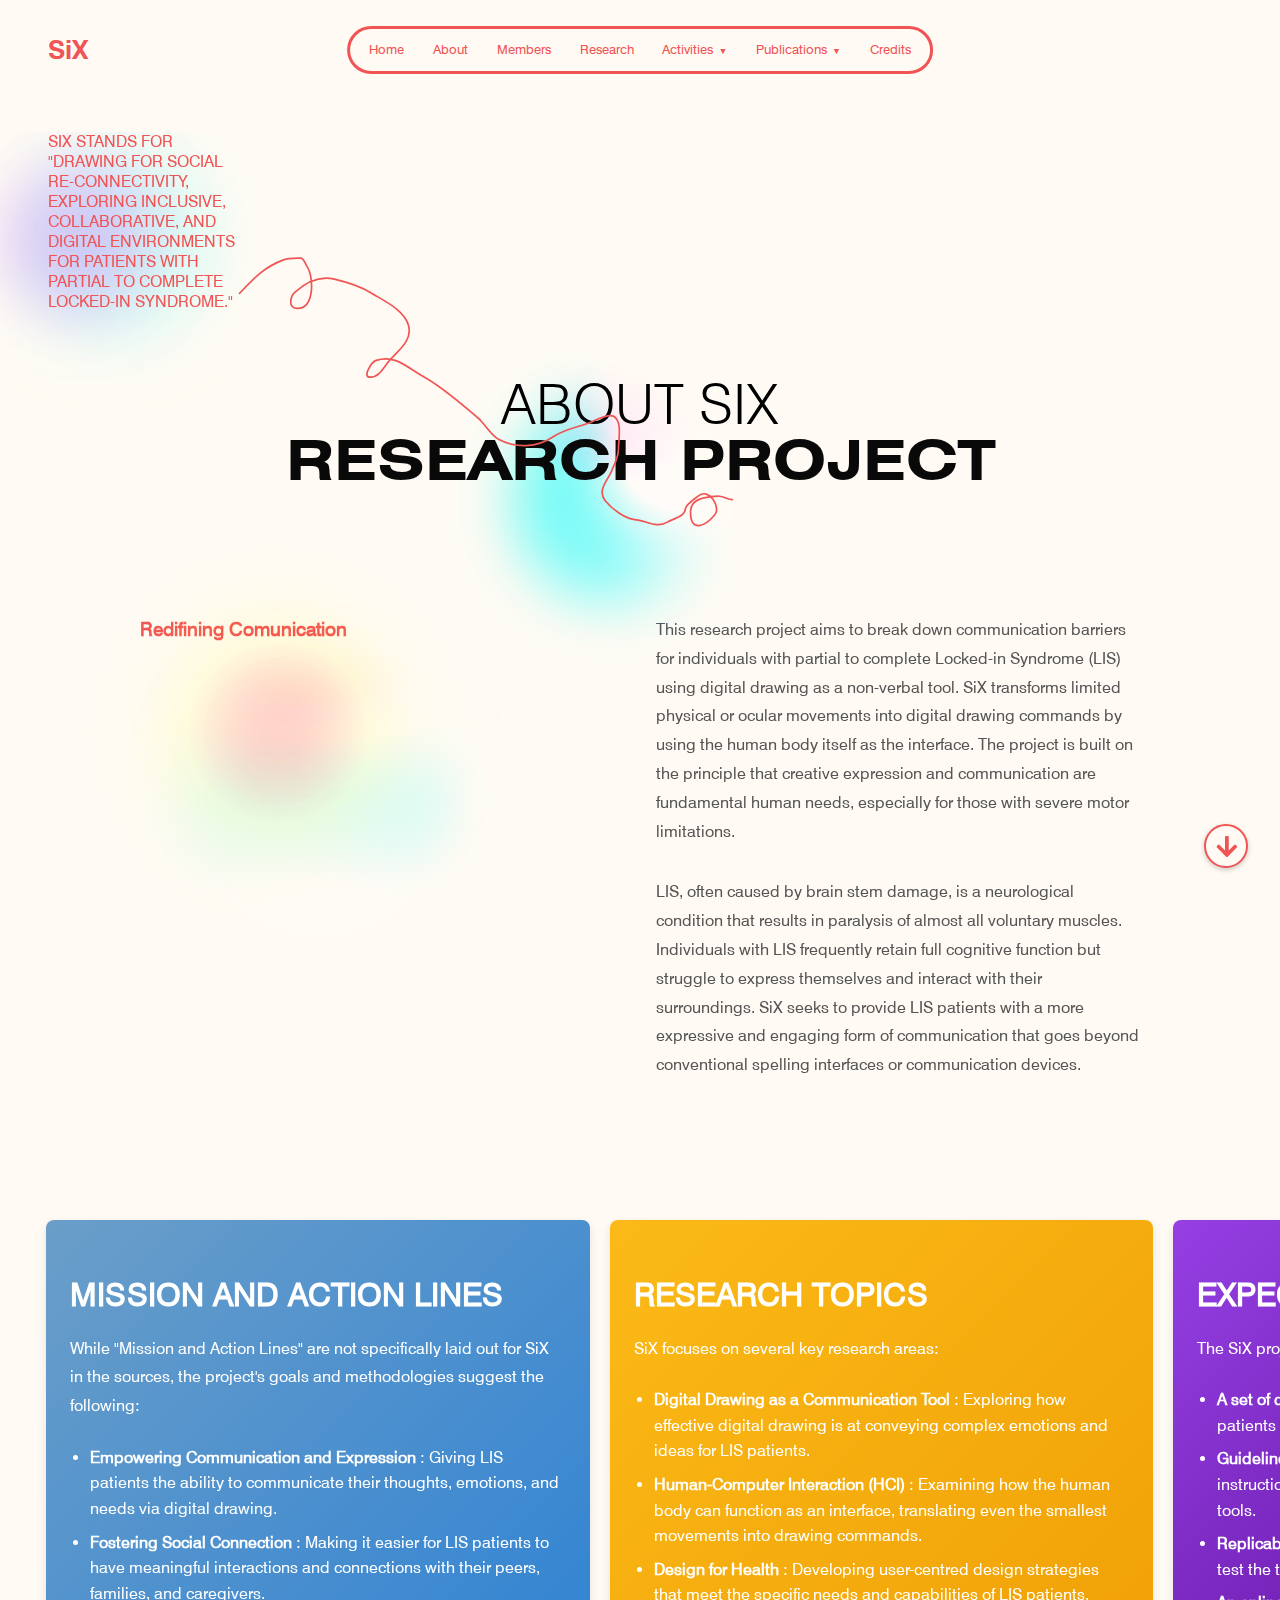
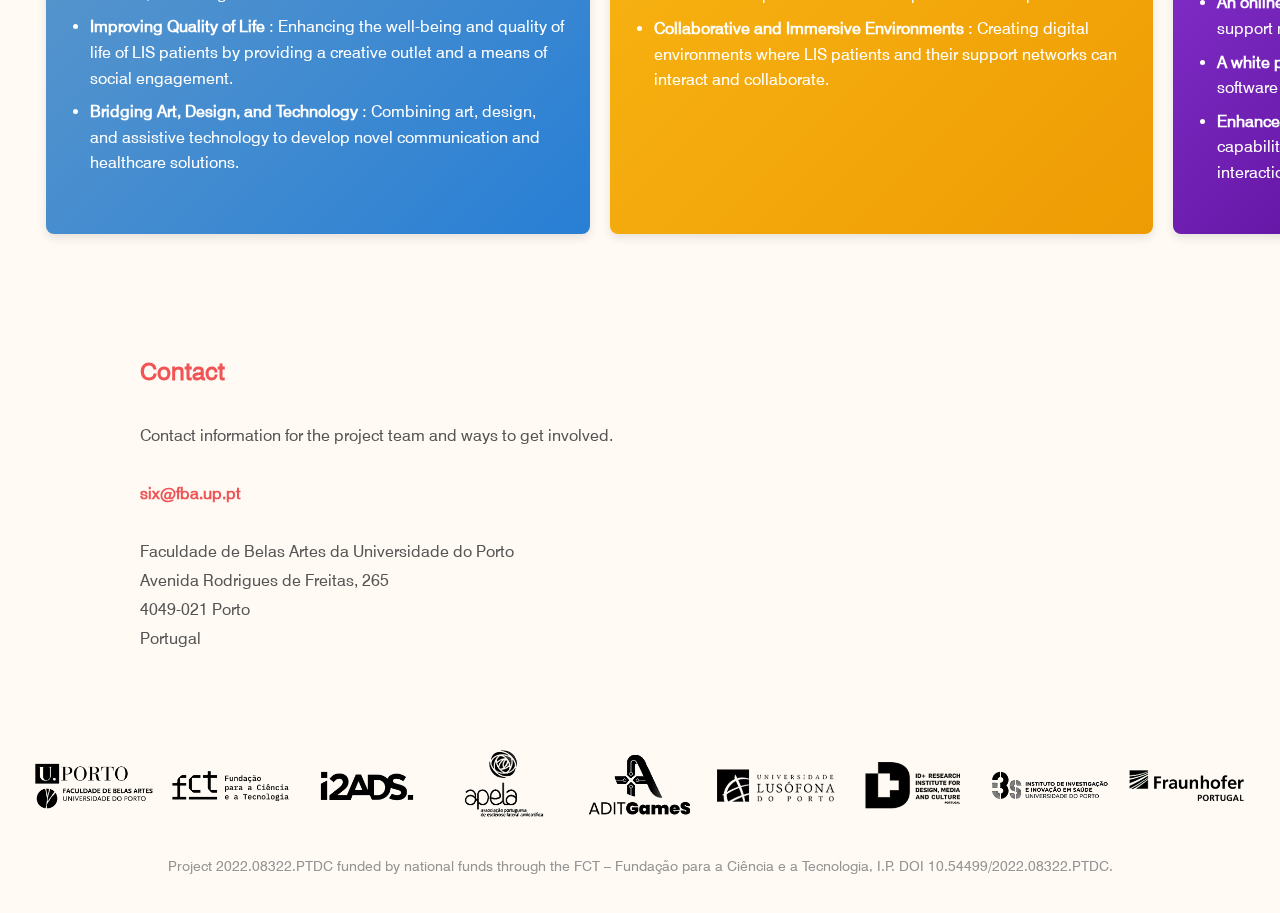
<file: about.html>
<!DOCTYPE html>
<html lang="en">
  <head>
    <meta charset="UTF-8" />
    <meta name="viewport" content="width=device-width, initial-scale=1.0" />
    <link rel="stylesheet" href="style.css" />
    <link
      rel="stylesheet"
      href="https://cdnjs.cloudflare.com/ajax/libs/font-awesome/5.15.4/css/all.min.css"
    />
    <link rel="stylesheet" href="background.css" />
    <!-- <link rel="stylesheet" href="background.css" />
     <script src="https://cdnjs.cloudflare.com/ajax/libs/p5.js/1.4.0/p5.js"></script>
    <script src="script.js"></script>  -->
    <title>About SiX</title>
  </head>
  <body>
    <!-- ... BEGINNING OF HEADER SECTION ... -->
    <header>
      <div class="header-title"><a href="index.html">SiX</a></div>
      <input type="checkbox" id="menu-toggle" class="menu-toggle" />
      <nav class="nav-menu">
        <div class="nav-item"><a href="index.html">Home</a></div>
        <div class="nav-item"><a href="about.html">About</a></div>
        <div class="nav-item"><a href="members.html">Members</a></div>
        <div class="nav-item"><a href="research-detail.html">Research</a></div>
        <div class="nav-item">
          <a href="activities.html" class="has-submenu">Activities</a>
          <div class="submenu">
            <div class="submenu-item">
              <a href="workshops.html">Workshops</a>
            </div>
          </div>
        </div>
        <div class="nav-item">
          <a href="research-publications.html" class="has-submenu"
            >Publications</a
          >
          <div class="submenu">
            <div class="submenu-item"><a href="output.html">Output</a></div>
          </div>
        </div>
        <div class="nav-item"><a href="credits.html">Credits</a></div>
      </nav>
      <label class="hamburger-menu" for="menu-toggle">
        <div class="bar"></div>
        <div class="bar"></div>
        <div class="bar"></div>
      </label>
    </header>

    <main>
      <div class="background-section">
        <div class="bubble bubble1"></div>
        <div class="bubble bubble8"></div>
        <div class="bubble bubble9"></div>
        <div class="bubble bubble10"></div>
        <div class="bubble bubble11"></div>
      </div>
      <section class="hero">
        <div class="text-block top-left">
          <p>
            SiX stands for "Drawing for Social Re-Connectivity, exploring
            inclusive, collaborative, and digital environments for patients with
            partial to complete Locked-In Syndrome."
          </p>
        </div>

        <div class="svg-container">
          <img
            src="lines/vector27.svg"
            alt="Decorative Line"
            class="svg-container"
          />
        </div>

        <div class="hero-title">
          <h1>
            About SiX <br />
            <span class="highlight">Research Project</span>
          </h1>
        </div>
      </section>
      <div class="content-container">
        <section class="redefining-section">
          <div class="redefining-content">
            <h2 class="redefining-title">Redifining Comunication</h2>
            <div class="about-content">
              <p>
                This research project aims to break down communication barriers
                for individuals with partial to complete Locked-in Syndrome
                (LIS) using digital drawing as a non-verbal tool. SiX transforms
                limited physical or ocular movements into digital drawing
                commands by using the human body itself as the interface. The
                project is built on the principle that creative expression and
                communication are fundamental human needs, especially for those
                with severe motor limitations.
              </p>
              <p>
                LIS, often caused by brain stem damage, is a neurological
                condition that results in paralysis of almost all voluntary
                muscles. Individuals with LIS frequently retain full cognitive
                function but struggle to express themselves and interact with
                their surroundings. SiX seeks to provide LIS patients with a
                more expressive and engaging form of communication that goes
                beyond conventional spelling interfaces or communication
                devices.
              </p>
            </div>
          </div>
        </section>
      </div>
      <section class="carousel-container">
        <div class="carousel">
          <div class="carousel-slide">
            <div class="card mission-card">
              <h2 class="mission-title">Mission and Action Lines</h2>
              <p>
                While "Mission and Action Lines" are not specifically laid out
                for SiX in the sources, the project's goals and methodologies
                suggest the following:
              </p>
              <ul>
                <li>
                  <strong>Empowering Communication and Expression</strong>
                  <span class="mobile-hidden"
                    >: Giving LIS patients the ability to communicate their
                    thoughts, emotions, and needs via digital drawing.</span
                  >
                </li>
                <li>
                  <strong>Fostering Social Connection</strong>
                  <span class="mobile-hidden"
                    >: Making it easier for LIS patients to have meaningful
                    interactions and connections with their peers, families, and
                    caregivers.</span
                  >
                </li>
                <li>
                  <strong>Improving Quality of Life</strong>
                  <span class="mobile-hidden">
                    : Enhancing the well-being and quality of life of LIS
                    patients by providing a creative outlet and a means of
                    social engagement.
                  </span>
                </li>
                <li>
                  <strong>Bridging Art, Design, and Technology</strong>
                  <span class="mobile-hidden">
                    : Combining art, design, and assistive technology to develop
                    novel communication and healthcare solutions.
                  </span>
                </li>
              </ul>
            </div>

            <div class="card research-card">
              <h2 class="research-topics-title">Research Topics</h2>
              <p>SiX focuses on several key research areas:</p>
              <ul>
                <li>
                  <strong>Digital Drawing as a Communication Tool</strong>
                  <span class="mobile-hidden">
                    : Exploring how effective digital drawing is at conveying
                    complex emotions and ideas for LIS patients.
                  </span>
                </li>
                <li>
                  <strong>Human-Computer Interaction (HCI)</strong>
                  <span class="mobile-hidden">
                    : Examining how the human body can function as an interface,
                    translating even the smallest movements into drawing
                    commands.
                  </span>
                </li>
                <li>
                  <strong>Design for Health</strong>
                  <span class="mobile-hidden">
                    : Developing user-centred design strategies that meet the
                    specific needs and capabilities of LIS patients.
                  </span>
                </li>
                <li>
                  <strong>Collaborative and Immersive Environments</strong>
                  <span class="mobile-hidden">
                    : Creating digital environments where LIS patients and their
                    support networks can interact and collaborate.
                  </span>
                </li>
              </ul>
            </div>

            <div class="card expected-outputs-card">
              <h2 class="expected-outputs-title">Expected Outputs</h2>
              <p>
                The SiX project expects to achieve the following key outputs:
              </p>
              <ul>
                <li>
                  <strong>A set of digital drawing activities</strong>
                  <span class="mobile-hidden">
                    : Specifically created to help LIS patients communicate and
                    express themselves.
                  </span>
                </li>
                <li>
                  <strong>Guidelines and manual of procedures</strong>
                  <span class="mobile-hidden">
                    : Providing clear instructions on how to use and implement
                    the digital drawing tools.
                  </span>
                </li>
                <li>
                  <strong>Replicable prototypes</strong>
                  <span class="mobile-hidden">
                    : Allowing healthcare providers to use and test the
                    technology in their settings.
                  </span>
                </li>
                <li>
                  <strong>An online collaborative platform</strong>
                  <span class="mobile-hidden">
                    : Enabling LIS patients and their support networks to
                    connect and collaborate from anywhere.
                  </span>
                </li>
                <li>
                  <strong>A white paper</strong>
                  <span class="mobile-hidden">
                    : Outlining the system's architecture, hardware, and
                    software design infrastructure.
                  </span>
                </li>
                <li>
                  <strong>Enhanced understanding of LIS patients</strong>
                  <span class="mobile-hidden">
                    : Understanding the capabilities and needs of LIS patients
                    regarding social interaction.
                  </span>
                </li>
              </ul>
            </div>

            <div class="card activity-plan-card">
              <h2 class="activity-plan-title">Activity Plan</h2>
              <p>
                The SiX project's primary initiatives are detailed in the
                research plan:
              </p>
              <ul>
                <li>
                  <strong>Exploratory Analysis Through Fieldwork</strong>
                  <span class="mobile-hidden">
                    : To be carried out at APELA's rehabilitation centre. This
                    stage involves observation, interviews, and collaboration
                    with patients, caregivers, and therapists to identify their
                    needs and guide design choices.
                  </span>
                </li>
                <li>
                  <strong>Design Prototyping</strong>
                  <span class="mobile-hidden">
                    : This phase centres on creating and refining prototypes for
                    the digital drawing interface, incorporating feedback from
                    the fieldwork.
                  </span>
                </li>
                <li>
                  <strong>Prototype Evaluation and Testing</strong>
                  <span class="mobile-hidden">
                    : Usability testing and focus groups will be held with
                    end-users to gauge the prototype's effectiveness and make
                    any required modifications.
                  </span>
                </li>
                <li>
                  <strong>Scientific and Institutional Dissemination</strong>
                  <span class="mobile-hidden">
                    :The project team will share their findings through
                    publications in academic journals, presentations at
                    conferences, and an online platform to encourage wider
                    collaboration and make their results accessible.
                  </span>
                </li>
              </ul>
            </div>
          </div>
        </div>

        <!-- Pontos indicadores (para mobile) -->
        <div class="carousel-indicators">
          <span class="dot"></span>
          <span class="dot"></span>
          <span class="dot"></span>
          <span class="dot"></span>
        </div>
      </section>
      <div class="content-container">
        <section class="contact-section">
          <div class="contact-content">
            <h2 class="contact-title">Contact</h2>
            <p class="contact-text">
              Contact information for the project team and ways to get involved.
            </p>
            <a href="mailto:six@fba.up.pt" class="contact-email"
              >six@fba.up.pt</a
            >
            <address class="contact-address">
              Faculdade de Belas Artes da Universidade do Porto<br />
              Avenida Rodrigues de Freitas, 265<br />
              4049-021 Porto<br />
              Portugal
            </address>
          </div>
        </section>
      </div>
    </main>
    <footer>
      <div class="footer-container">
        <div class="footer-logo">
          <a href="https://www.up.pt/fbaup/pt/" target="_blank"
            ><img src="logos/logotypesArtboard-1.png" alt="FBAUP"
          /></a>
        </div>
        <div class="footer-logo">
          <a href="https://www.fct.pt" target="_blank"
            ><img src="logos/logotypesArtboard-2.png" alt="FCT"
          /></a>
        </div>
        <div class="footer-logo">
          <a href="https://i2ads.up.pt/" target="_blank"
            ><img src="logos/logotypesArtboard-3.png" alt="i2ads"
          /></a>
        </div>
        <div class="footer-logo">
          <a href="https://apela.pt/" target="_blank"
            ><img src="logos/logotypesArtboard-4.png" alt="APELA"
          /></a>
        </div>
        <div class="footer-logo">
          <a href="https://aditgames.pt/" target="_blank"
            ><img src="logos/logotypesArtboard-5.png" alt="ADITGameS"
          /></a>
        </div>
        <div class="footer-logo">
          <a href="https://www.ulusofona.pt/" target="_blank"
            ><img
              src="logos/logotypesArtboard-6.png"
              alt="Universidade Lusófona"
          /></a>
        </div>
        <div class="footer-logo">
          <a href="https://idmais.org/" target="_blank"
            ><img src="logos/logotypesArtboard-7.png" alt="ID+"
          /></a>
        </div>
        <div class="footer-logo">
          <a href="https://www.i3s.up.pt/" target="_blank"
            ><img src="logos/logotypesArtboard-8.png" alt="i3S"
          /></a>
        </div>
        <div class="footer-logo">
          <a href="https://www.fraunhofer.pt/" target="_blank"
            ><img src="logos/logotypesArtboard-9.png" alt="Fraunhofer"
          /></a>
        </div>
      </div>
      <p class="footer-text">
        Project 2022.08322.PTDC funded by national funds through the FCT –
        Fundação para a Ciência e a Tecnologia, I.P. DOI
        10.54499/2022.08322.PTDC.
      </p>
    </footer>
    <div class="scroll-arrows">
      <div class="scroll-arrow scroll-top" onclick="scrollToTop()">
        <i class="fas fa-arrow-up"></i>
      </div>
      <div class="scroll-arrow scroll-down" onclick="scrollToBottom()">
        <i class="fas fa-arrow-down"></i>
      </div>
    </div>
    <script src="script.js"></script>
    <script src="dots.js"></script>
  </body>
</html>
</file>
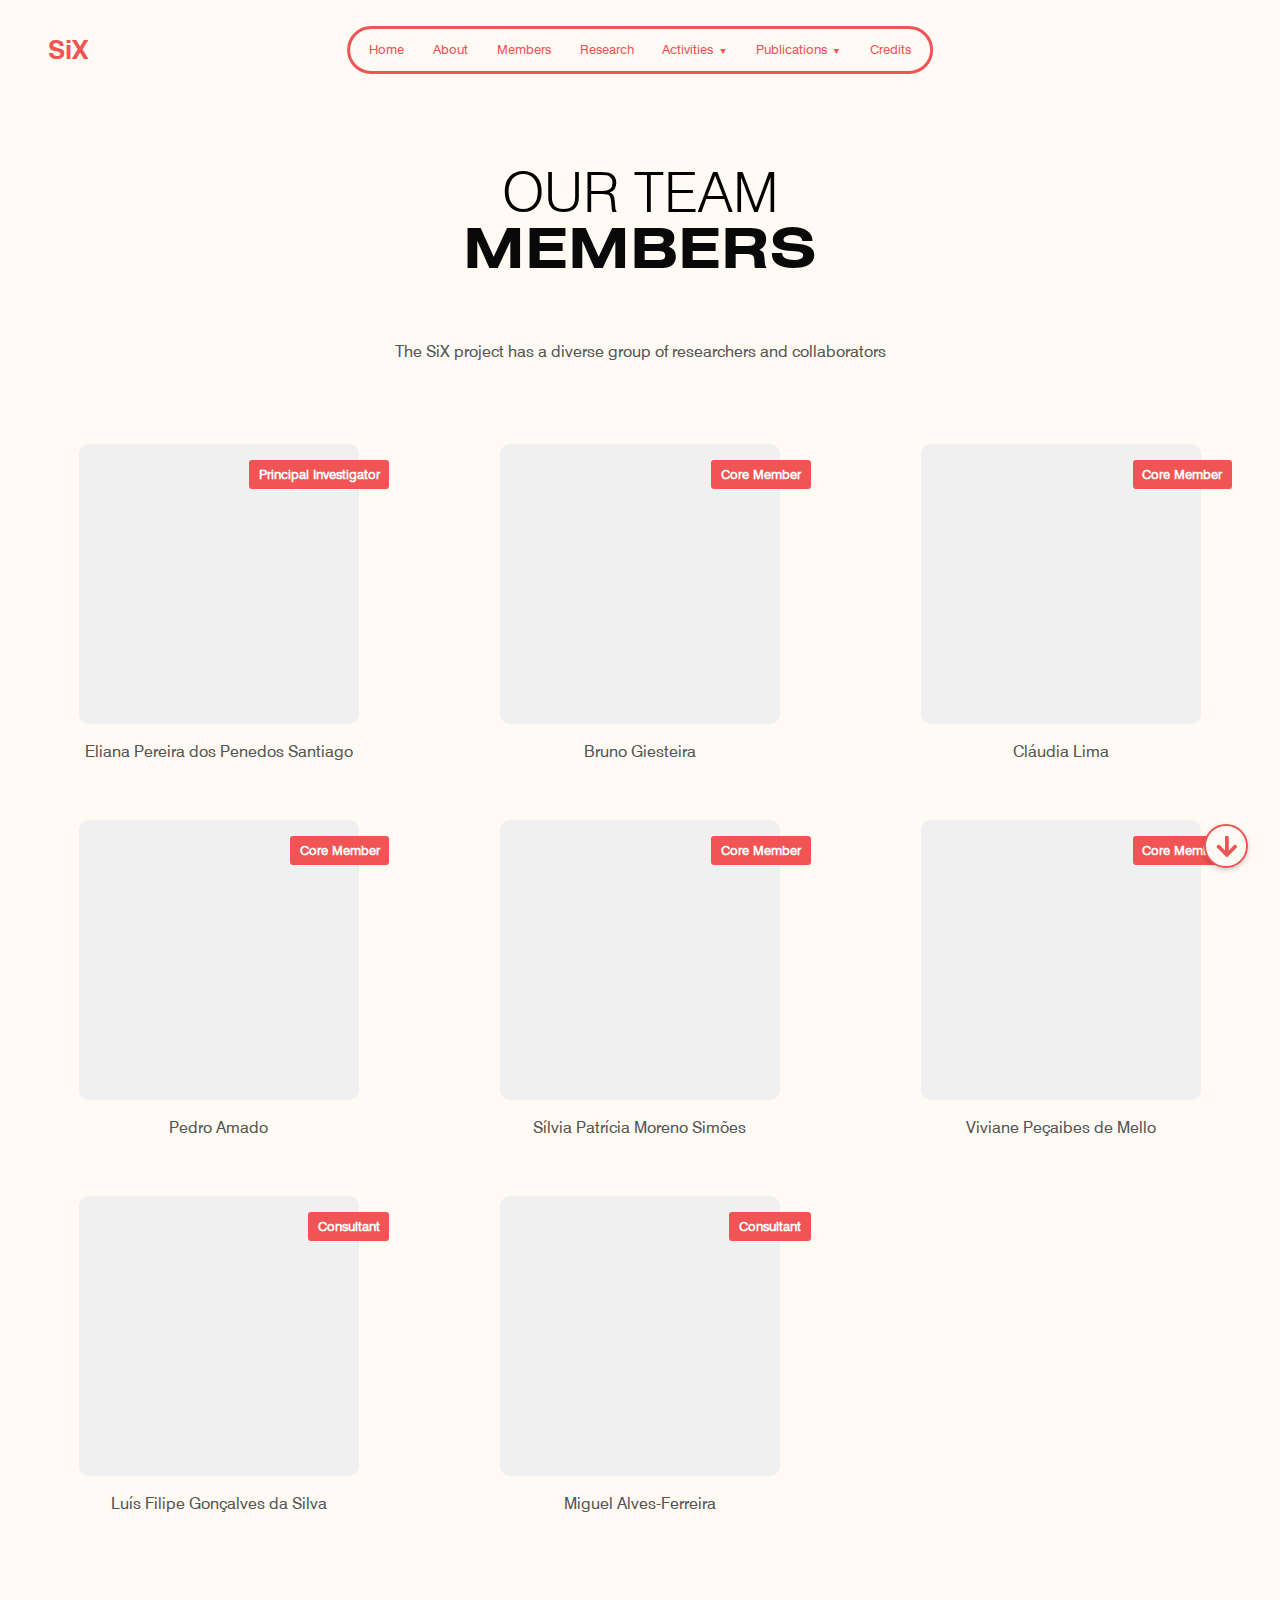
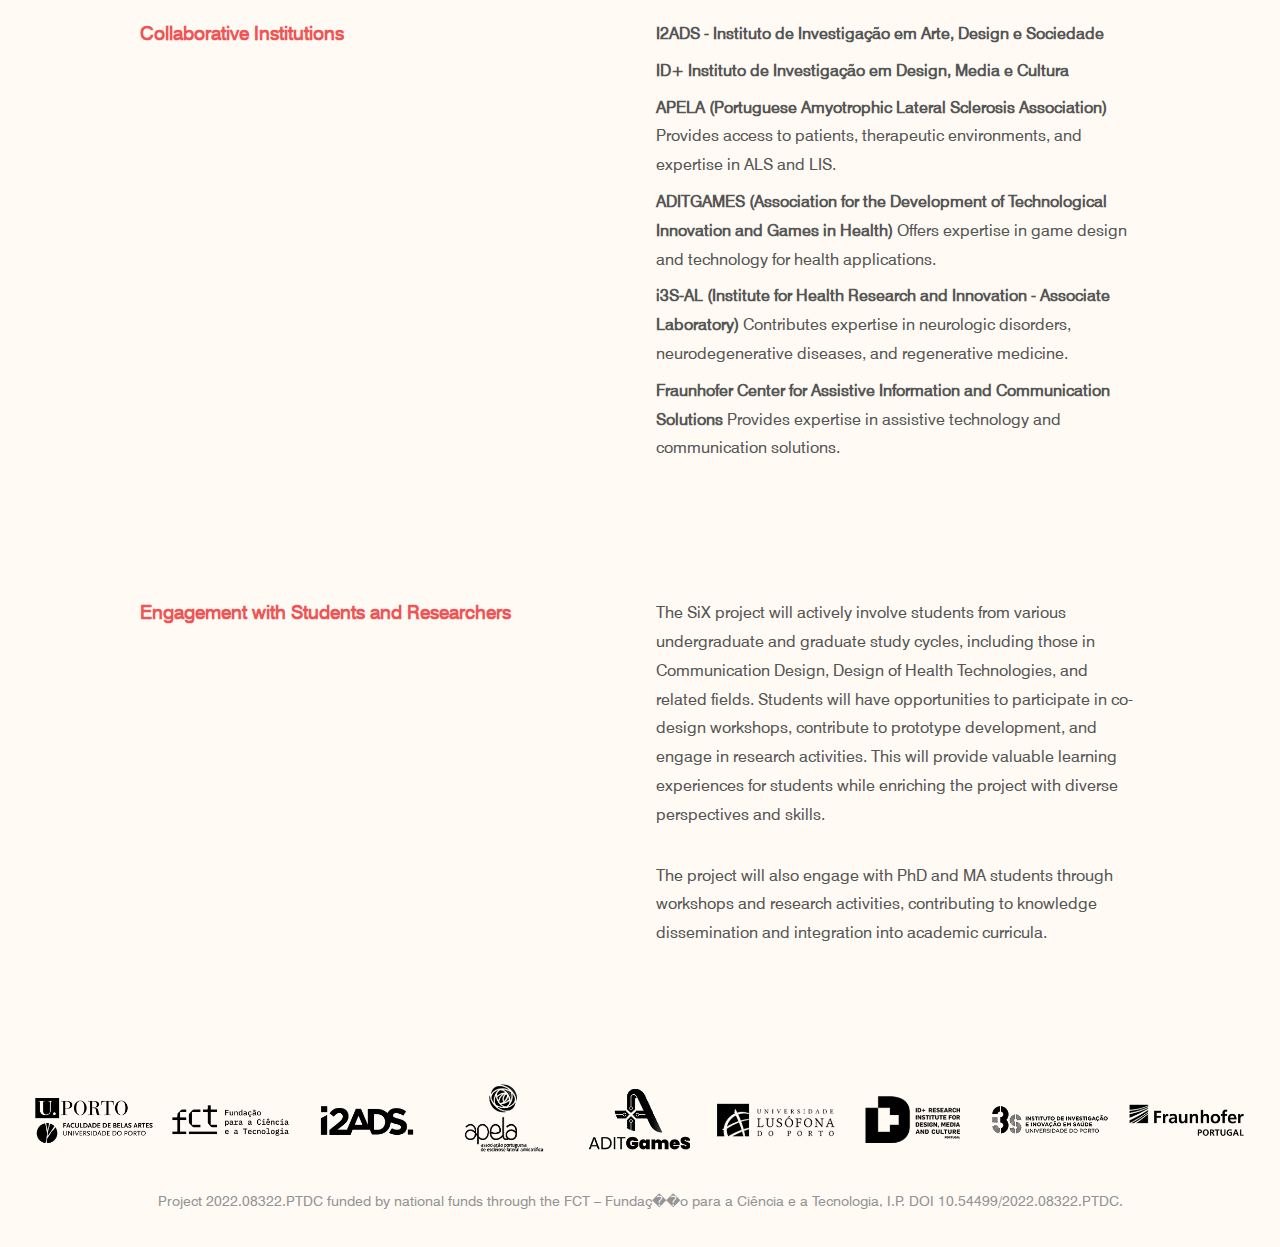
<file: members.html>
<!DOCTYPE html>
<html lang="en">
  <head>
    <meta charset="UTF-8" />
    <meta name="viewport" content="width=device-width, initial-scale=1.0" />
    <link rel="stylesheet" href="style.css" />
    <link
      rel="stylesheet"
      href="https://cdnjs.cloudflare.com/ajax/libs/font-awesome/5.15.4/css/all.min.css"
    />
    <!-- <link rel="stylesheet" href="background.css" />
    <script src="https://cdnjs.cloudflare.com/ajax/libs/p5.js/1.4.0/p5.js"></script>
    <script src="script.js"></script>  -->
    <title>SiX - Team Members</title>
  </head>
  <body>
    <!-- ... BEGINNING OF HEADER SECTION ... -->
    <header>
      <div class="header-title"><a href="index.html">SiX</a></div>
      <input type="checkbox" id="menu-toggle" class="menu-toggle" />
      <nav class="nav-menu">
        <div class="nav-item"><a href="index.html">Home</a></div>
        <div class="nav-item"><a href="about.html">About</a></div>
        <div class="nav-item"><a href="members.html">Members</a></div>
        <div class="nav-item"><a href="research-detail.html">Research</a></div>
        <div class="nav-item">
          <a href="activities.html" class="has-submenu">Activities</a>
          <div class="submenu">
            <div class="submenu-item">
              <a href="workshops.html">Workshops</a>
            </div>
          </div>
        </div>
        <div class="nav-item">
          <a href="research-publications.html" class="has-submenu"
            >Publications</a
          >
          <div class="submenu">
            <div class="submenu-item"><a href="output.html">Output</a></div>
          </div>
        </div>
        <div class="nav-item"><a href="credits.html">Credits</a></div>
      </nav>
      <label class="hamburger-menu" for="menu-toggle">
        <div class="bar"></div>
        <div class="bar"></div>
        <div class="bar"></div>
      </label>
    </header>

    <main>
      <section class="hero">
        <div class="hero-title">
          <h1>
            Our Team <br />
            <span class="highlight">Members</span>
          </h1>
        </div>
        <div class="intro-text">
          <p>
            The SiX project has a diverse group of researchers and collaborators
          </p>
        </div>
      </section>

      <section class="members-grid">
        <div class="member-card">
          <div class="member-image"></div>
          <p class="member-role">Principal Investigator</p>
          <h3>Eliana Pereira dos Penedos Santiago</h3>
        </div>

        <div class="member-card">
          <div class="member-image"></div>
          <p class="member-role">Core Member</p>
          <h3>Bruno Giesteira</h3>
        </div>

        <div class="member-card">
          <div class="member-image"></div>
          <p class="member-role">Core Member</p>
          <h3>Cláudia Lima</h3>
        </div>

        <div class="member-card">
          <div class="member-image"></div>
          <p class="member-role">Core Member</p>
          <h3>Pedro Amado</h3>
        </div>

        <div class="member-card">
          <div class="member-image"></div>
          <p class="member-role">Core Member</p>
          <h3>Sílvia Patrícia Moreno Simões</h3>
        </div>

        <div class="member-card">
          <div class="member-image"></div>
          <p class="member-role">Core Member</p>
          <h3>Viviane Peçaibes de Mello</h3>
        </div>

        <div class="member-card">
          <div class="member-image"></div>
          <p class="member-role">Consultant</p>
          <h3>Luís Filipe Gonçalves da Silva</h3>
        </div>

        <div class="member-card">
          <div class="member-image"></div>
          <p class="member-role">Consultant</p>
          <h3>Miguel Alves-Ferreira</h3>
        </div>
      </section>
      <div class="content-container">
        <section class="lists">
          <h2>Collaborative Institutions</h2>
          <ul>
            <li>
              <strong
                >I2ADS - Instituto de Investigação em Arte, Design e
                Sociedade</strong
              >
            </li>
            <li>
              <strong
                >ID+ Instituto de Investigação em Design, Media e
                Cultura</strong
              >
            </li>
            <li>
              <strong
                >APELA (Portuguese Amyotrophic Lateral Sclerosis
                Association)</strong
              >
              Provides access to patients, therapeutic environments, and
              expertise in ALS and LIS.
            </li>
            <li>
              <strong
                >ADITGAMES (Association for the Development of Technological
                Innovation and Games in Health)
              </strong>
              Offers expertise in game design and technology for health
              applications.
            </li>
            <li>
              <strong
                >i3S-AL (Institute for Health Research and Innovation -
                Associate Laboratory)
              </strong>
              Contributes expertise in neurologic disorders, neurodegenerative
              diseases, and regenerative medicine.
            </li>
            <li>
              <strong
                >Fraunhofer Center for Assistive Information and Communication
                Solutions
              </strong>
              Provides expertise in assistive technology and communication
              solutions.
            </li>
          </ul>
        </section>
      </div>
      <div class="content-container">
        <section class="redefining-section">
          <div class="redefining-content">
            <h2 class="redefining-title">
              Engagement with Students and Researchers
            </h2>
            <div class="about-content">
              <p>
                The SiX project will actively involve students from various
                undergraduate and graduate study cycles, including those in
                Communication Design, Design of Health Technologies, and related
                fields. Students will have opportunities to participate in
                co-design workshops, contribute to prototype development, and
                engage in research activities. This will provide valuable
                learning experiences for students while enriching the project
                with diverse perspectives and skills.
              </p>
              <p>
                The project will also engage with PhD and MA students through
                workshops and research activities, contributing to knowledge
                dissemination and integration into academic curricula.
              </p>
            </div>
          </div>
        </section>
      </div>
    </main>
    <footer>
      <div class="footer-container">
        <div class="footer-logo">
          <a href="https://www.up.pt/fbaup/pt/" target="_blank"
            ><img src="logos/logotypesArtboard-1.png" alt="FBAUP"
          /></a>
        </div>
        <div class="footer-logo">
          <a href="https://www.fct.pt" target="_blank"
            ><img src="logos/logotypesArtboard-2.png" alt="FCT"
          /></a>
        </div>
        <div class="footer-logo">
          <a href="https://i2ads.up.pt/" target="_blank"
            ><img src="logos/logotypesArtboard-3.png" alt="i2ads"
          /></a>
        </div>
        <div class="footer-logo">
          <a href="https://apela.pt/" target="_blank"
            ><img src="logos/logotypesArtboard-4.png" alt="APELA"
          /></a>
        </div>
        <div class="footer-logo">
          <a href="https://aditgames.pt/" target="_blank"
            ><img src="logos/logotypesArtboard-5.png" alt="ADITGameS"
          /></a>
        </div>
        <div class="footer-logo">
          <a href="https://www.ulusofona.pt/" target="_blank"
            ><img
              src="logos/logotypesArtboard-6.png"
              alt="Universidade Lusófona"
          /></a>
        </div>
        <div class="footer-logo">
          <a href="https://idmais.org/" target="_blank"
            ><img src="logos/logotypesArtboard-7.png" alt="ID+"
          /></a>
        </div>
        <div class="footer-logo">
          <a href="https://www.i3s.up.pt/" target="_blank"
            ><img src="logos/logotypesArtboard-8.png" alt="i3S"
          /></a>
        </div>
        <div class="footer-logo">
          <a href="https://www.fraunhofer.pt/" target="_blank"
            ><img src="logos/logotypesArtboard-9.png" alt="Fraunhofer"
          /></a>
        </div>
      </div>
      <p class="footer-text">
        Project 2022.08322.PTDC funded by national funds through the FCT –
        Fundaç��o para a Ciência e a Tecnologia, I.P. DOI
        10.54499/2022.08322.PTDC.
      </p>
    </footer>
    <div class="scroll-arrows">
      <div class="scroll-arrow scroll-top" onclick="scrollToTop()">
        <i class="fas fa-arrow-up"></i>
      </div>
      <div class="scroll-arrow scroll-down" onclick="scrollToBottom()">
        <i class="fas fa-arrow-down"></i>
      </div>
    </div>
    <script src="script.js"></script>
  </body>
</html>
</file>
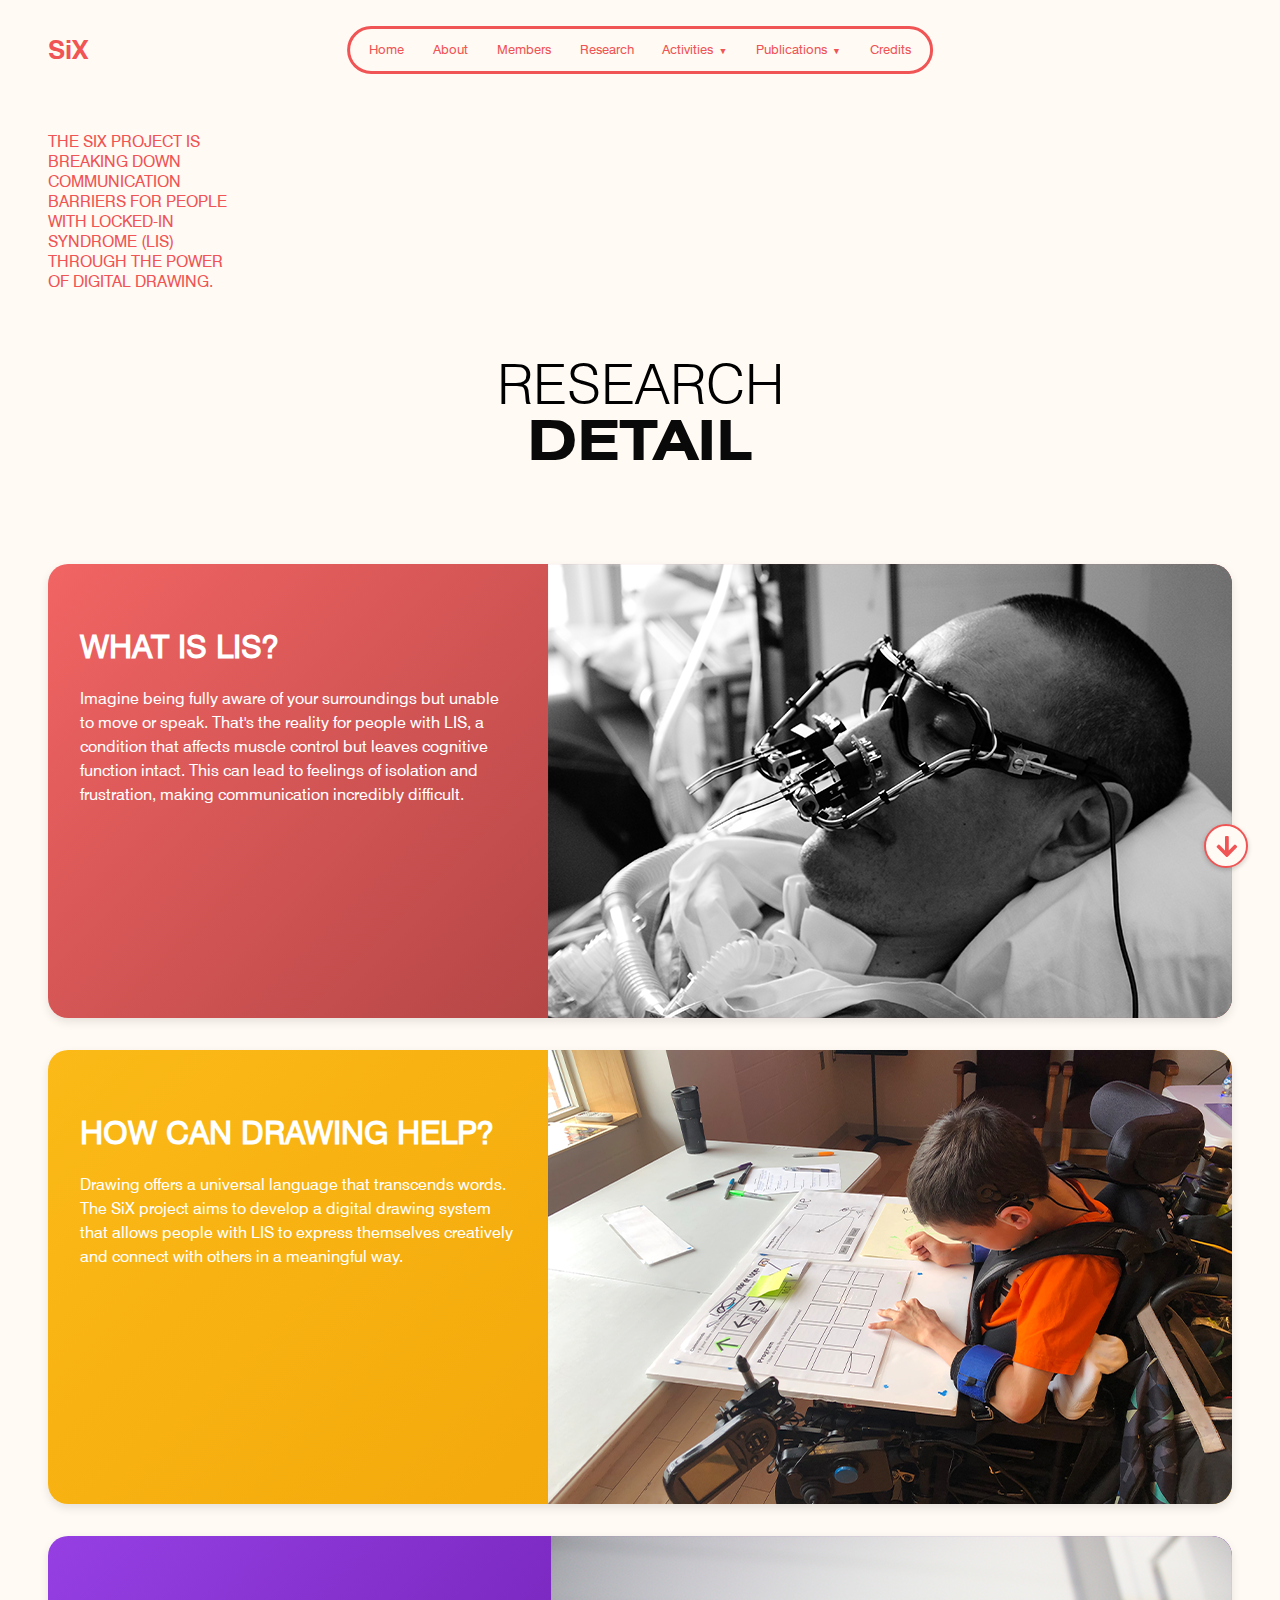
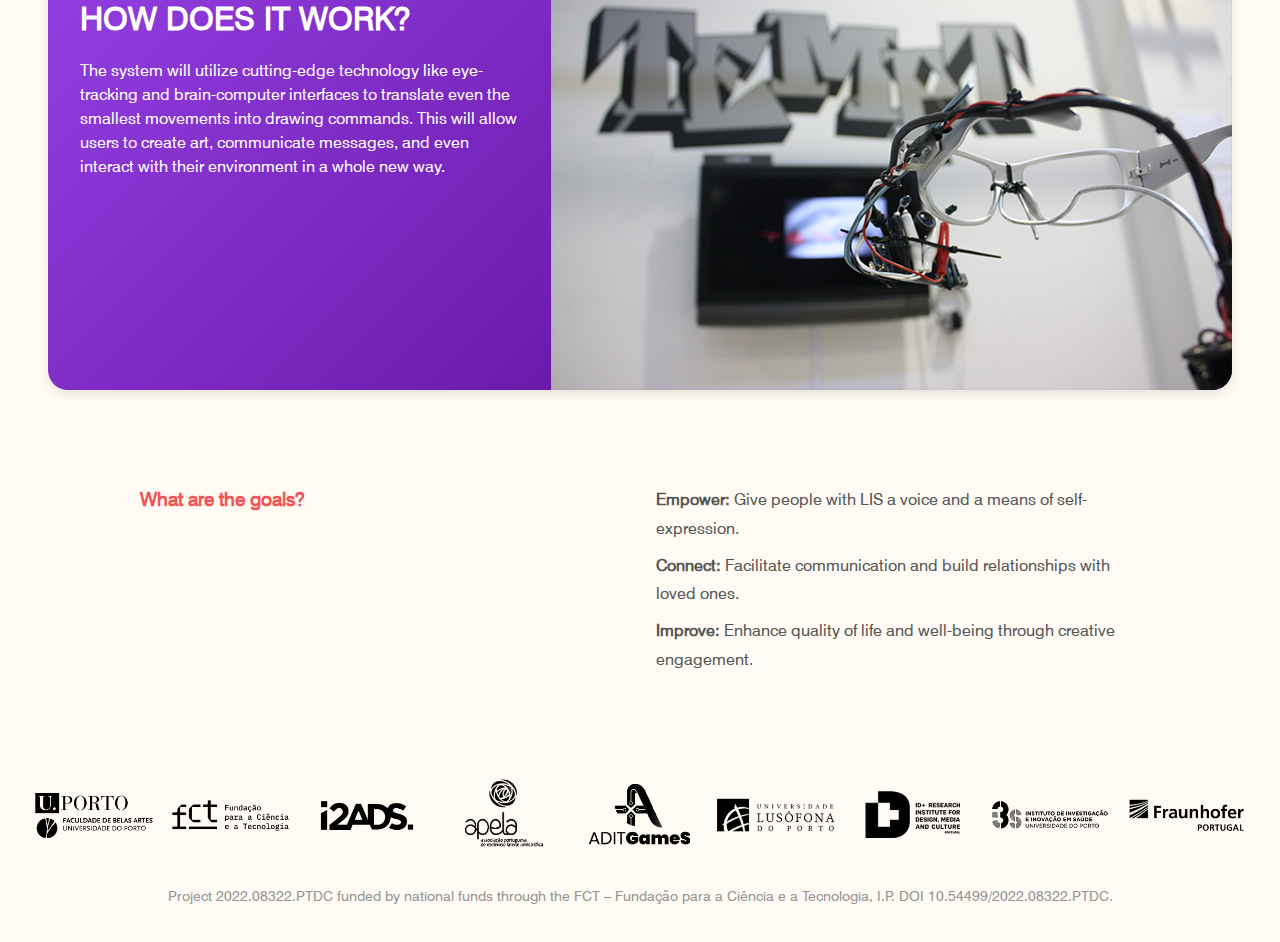
<file: research-detail.html>
<!DOCTYPE html>
<html lang="en">
  <head>
    <meta charset="UTF-8" />
    <meta name="viewport" content="width=device-width, initial-scale=1.0" />
    <link rel="stylesheet" href="style.css" />
    <link
      rel="stylesheet"
      href="https://cdnjs.cloudflare.com/ajax/libs/font-awesome/5.15.4/css/all.min.css"
    />
    <title>Research Detail: SiX - Drawing for Social Re-connectivity</title>
  </head>
  <body>
    <!-- ... BEGINNING OF HEADER SECTION ... -->
    <header>
      <div class="header-title"><a href="index.html">SiX</a></div>
      <input type="checkbox" id="menu-toggle" class="menu-toggle" />
      <nav class="nav-menu">
        <div class="nav-item"><a href="index.html">Home</a></div>
        <div class="nav-item"><a href="about.html">About</a></div>
        <div class="nav-item"><a href="members.html">Members</a></div>
        <div class="nav-item"><a href="research-detail.html">Research</a></div>
        <div class="nav-item">
          <a href="activities.html" class="has-submenu">Activities</a>
          <div class="submenu">
            <div class="submenu-item">
              <a href="workshops.html">Workshops</a>
            </div>
          </div>
        </div>
        <div class="nav-item">
          <a href="research-publications.html" class="has-submenu"
            >Publications</a
          >
          <div class="submenu">
            <div class="submenu-item"><a href="output.html">Output</a></div>
          </div>
        </div>
        <div class="nav-item"><a href="credits.html">Credits</a></div>
      </nav>
      <label class="hamburger-menu" for="menu-toggle">
        <div class="bar"></div>
        <div class="bar"></div>
        <div class="bar"></div>
      </label>
    </header>

    <main>
      <div class="text-block top-left">
        <p>
          The SiX project is breaking down communication barriers for people
          with Locked-in Syndrome (LIS) through the power of digital drawing.
        </p>
      </div>
      <section class="hero">
        <div class="hero-title">
          <h1>
            Research <br />
            <span class="highlight">Detail</span>
          </h1>
        </div>
      </section>

      <section class="outputs-section">
        <div class="outputs-card">
          <div class="outputs-content">
            <h2 class="outputs-title">What is LIS?</h2>
            <p class="outputs-text">
              Imagine being fully aware of your surroundings but unable to move
              or speak. That's the reality for people with LIS, a condition that
              affects muscle control but leaves cognitive function intact. This
              can lead to feelings of isolation and frustration, making
              communication incredibly difficult.
            </p>
          </div>
          <div class="research-detail">
            <img
              src="imagens/research-detail-1.png"
              alt="What is Lis?"
              class="responsive-image outputs-image custom-responsive-image"
            />
          </div>
        </div>

        <div class="outputs-card">
          <div class="outputs-content">
            <h2 class="outputs-title">How can drawing help?</h2>
            <p class="outputs-text">
              Drawing offers a universal language that transcends words. The SiX
              project aims to develop a digital drawing system that allows
              people with LIS to express themselves creatively and connect with
              others in a meaningful way.
            </p>
          </div>
          <div class="research-detail">
            <img
              src="imagens/research-detail-2.png"
              alt="What is Lis?"
              class="responsive-image outputs-image custom-responsive-image"
            />
          </div>
        </div>

        <div class="outputs-card">
          <div class="outputs-content">
            <h2 class="outputs-title">How does it work?</h2>
            <p class="outputs-text">
              The system will utilize cutting-edge technology like eye-tracking
              and brain-computer interfaces to translate even the smallest
              movements into drawing commands. This will allow users to create
              art, communicate messages, and even interact with their
              environment in a whole new way.
            </p>
          </div>
          <div class="research-detail">
            <img
              src="imagens/research-detail-3.png"
              alt="What is Lis?"
              class="responsive-image outputs-image custom-responsive-image"
            />
          </div>
        </div>
      </section>
      <div class="content-container">
        <section class="lists">
          <h2>What are the goals?</h2>
          <ul>
            <li>
              <strong>Empower:</strong> Give people with LIS a voice and a means
              of self-expression.
            </li>
            <li>
              <strong>Connect:</strong> Facilitate communication and build
              relationships with loved ones.
            </li>
            <li>
              <strong>Improve:</strong> Enhance quality of life and well-being
              through creative engagement.
            </li>
          </ul>
        </section>
      </div>
    </main>
    <footer>
      <div class="footer-container">
        <div class="footer-logo">
          <a href="https://www.up.pt/fbaup/pt/" target="_blank"
            ><img src="logos/logotypesArtboard-1.png" alt="FBAUP"
          /></a>
        </div>
        <div class="footer-logo">
          <a href="https://www.fct.pt" target="_blank"
            ><img src="logos/logotypesArtboard-2.png" alt="FCT"
          /></a>
        </div>
        <div class="footer-logo">
          <a href="https://i2ads.up.pt/" target="_blank"
            ><img src="logos/logotypesArtboard-3.png" alt="i2ads"
          /></a>
        </div>
        <div class="footer-logo">
          <a href="https://apela.pt/" target="_blank"
            ><img src="logos/logotypesArtboard-4.png" alt="APELA"
          /></a>
        </div>
        <div class="footer-logo">
          <a href="https://aditgames.pt/" target="_blank"
            ><img src="logos/logotypesArtboard-5.png" alt="ADITGameS"
          /></a>
        </div>
        <div class="footer-logo">
          <a href="https://www.ulusofona.pt/" target="_blank"
            ><img
              src="logos/logotypesArtboard-6.png"
              alt="Universidade Lusófona"
          /></a>
        </div>
        <div class="footer-logo">
          <a href="https://idmais.org/" target="_blank"
            ><img src="logos/logotypesArtboard-7.png" alt="ID+"
          /></a>
        </div>
        <div class="footer-logo">
          <a href="https://www.i3s.up.pt/" target="_blank"
            ><img src="logos/logotypesArtboard-8.png" alt="i3S"
          /></a>
        </div>
        <div class="footer-logo">
          <a href="https://www.fraunhofer.pt/" target="_blank"
            ><img src="logos/logotypesArtboard-9.png" alt="Fraunhofer"
          /></a>
        </div>
      </div>
      <p class="footer-text">
        Project 2022.08322.PTDC funded by national funds through the FCT –
        Fundação para a Ciência e a Tecnologia, I.P. DOI
        10.54499/2022.08322.PTDC.
      </p>
    </footer>
    <div class="scroll-arrows">
      <div class="scroll-arrow scroll-top" onclick="scrollToTop()">
        <i class="fas fa-arrow-up"></i>
      </div>
      <div class="scroll-arrow scroll-down" onclick="scrollToBottom()">
        <i class="fas fa-arrow-down"></i>
      </div>
    </div>
    <script src="script.js"></script>
  </body>
</html>
</file>
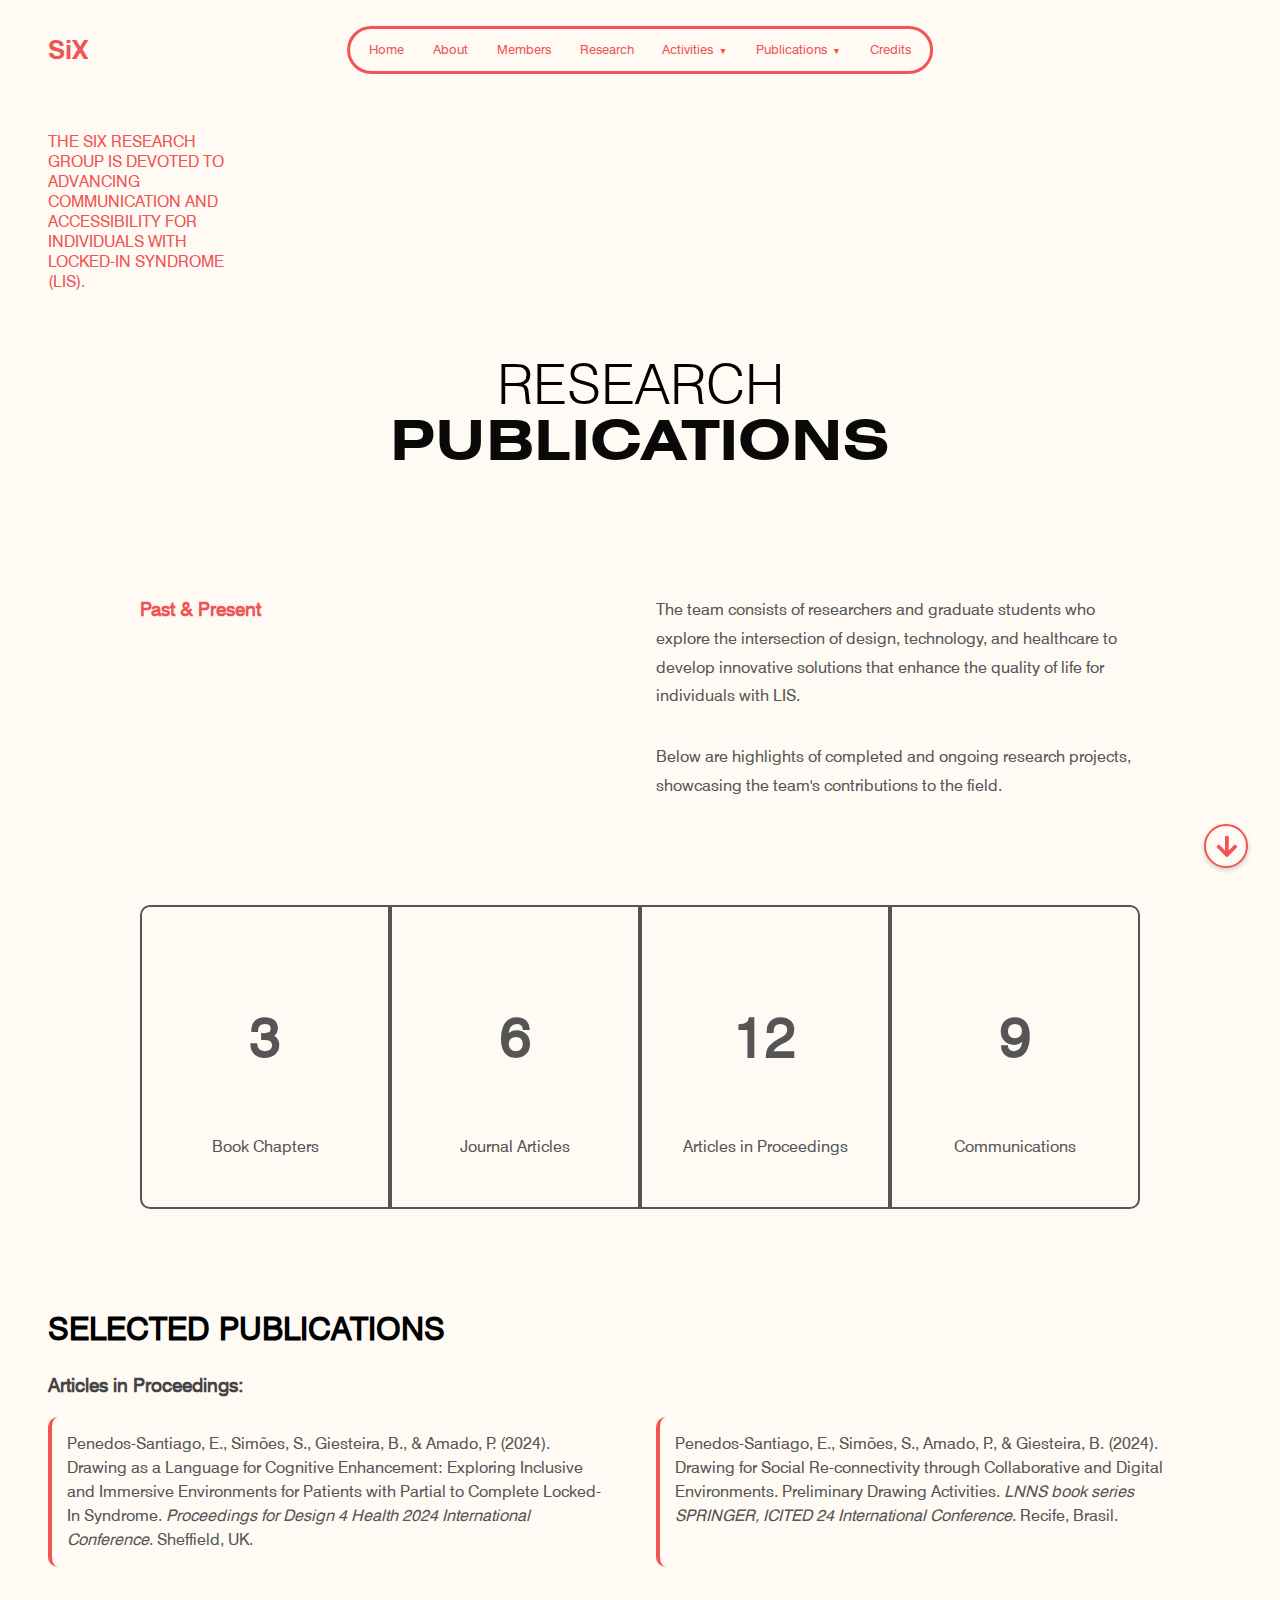
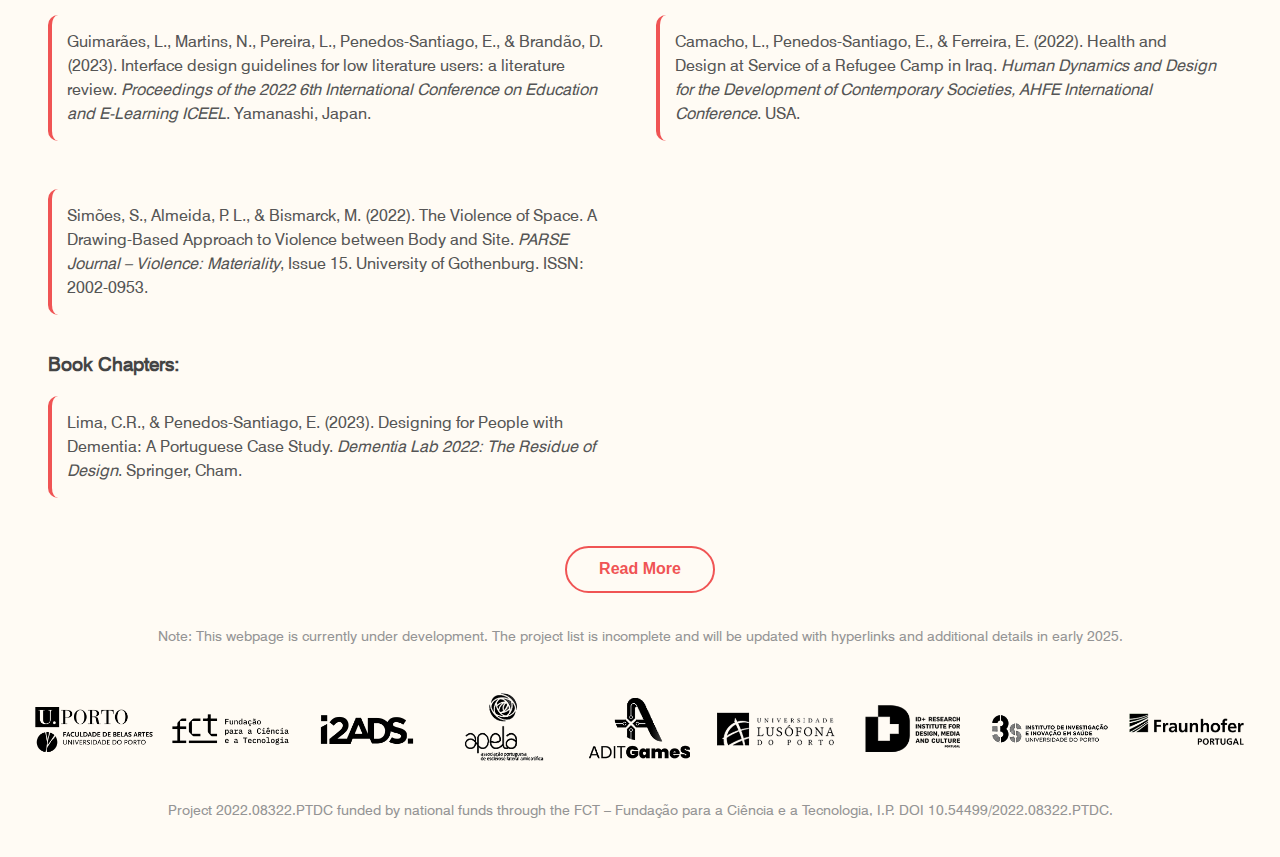
<file: research-publications.html>
<!DOCTYPE html>
<html lang="en">
  <head>
    <meta charset="UTF-8" />
    <meta name="viewport" content="width=device-width, initial-scale=1.0" />

    <title>SiX Research Group - Research & Publications</title>
    <link rel="stylesheet" href="style.css" />
    <link
      rel="stylesheet"
      href="https://cdnjs.cloudflare.com/ajax/libs/font-awesome/5.15.4/css/all.min.css"
    />
  </head>

  <body>
    <header>
      <div class="header-title"><a href="index.html">SiX</a></div>
      <input type="checkbox" id="menu-toggle" class="menu-toggle" />
      <nav class="nav-menu">
        <div class="nav-item"><a href="index.html">Home</a></div>
        <div class="nav-item"><a href="about.html">About</a></div>
        <div class="nav-item"><a href="members.html">Members</a></div>
        <div class="nav-item"><a href="research-detail.html">Research</a></div>
        <div class="nav-item">
          <a href="activities.html" class="has-submenu">Activities</a>
          <div class="submenu">
            <div class="submenu-item">
              <a href="workshops.html">Workshops</a>
            </div>
          </div>
        </div>
        <div class="nav-item">
          <a href="research-publications.html" class="has-submenu"
            >Publications</a
          >
          <div class="submenu">
            <div class="submenu-item"><a href="output.html">Output</a></div>
          </div>
        </div>
        <div class="nav-item"><a href="credits.html">Credits</a></div>
      </nav>
      <label class="hamburger-menu" for="menu-toggle">
        <div class="bar"></div>
        <div class="bar"></div>
        <div class="bar"></div>
      </label>
    </header>

    <main>
      <section class="hero">
        <div class="text-block top-left">
          <p>
            The SiX Research Group is devoted to advancing communication and
            accessibility for individuals with Locked-in Syndrome (LIS).
          </p>
        </div>

        <div class="hero-title">
          <h1>
            Research<br />
            <span class="highlight">Publications</span>
          </h1>
        </div>
      </section>
      <div class="content-container">
        <section class="redefining-section">
          <div class="redefining-content">
            <h2 class="redefining-title">Past & Present</h2>
            <div class="about-content">
              <p>
                The team consists of researchers and graduate students who
                explore the intersection of design, technology, and healthcare
                to develop innovative solutions that enhance the quality of life
                for individuals with LIS.
              </p>
              <p>
                Below are highlights of completed and ongoing research projects,
                showcasing the team's contributions to the field.
              </p>
            </div>
          </div>
        </section>
        <section class="publications-summary">
          <div class="summary-table">
            <div class="summary-cell">
              <h3>3</h3>
              <p>Book Chapters</p>
            </div>
            <div class="summary-cell">
              <h3>6</h3>
              <p>Journal Articles</p>
            </div>
            <div class="summary-cell">
              <h3>12</h3>
              <p>Articles in Proceedings</p>
            </div>
            <div class="summary-cell">
              <h3>9</h3>
              <p>Communications</p>
            </div>
          </div>
        </section>
      </div>
      <section id="publications" class="publications-section">
        <div class="publications-content">
          <h2 class="section-title">Selected Publications</h2>

          <h3 class="publications-subtitle">Articles in Proceedings:</h3>
          <ul class="publications-list">
            <li>
              Penedos-Santiago, E., Simões, S., Giesteira, B., & Amado, P.
              (2024). Drawing as a Language for Cognitive Enhancement: Exploring
              Inclusive and Immersive Environments for Patients with Partial to
              Complete Locked-In Syndrome.
              <i
                >Proceedings for Design 4 Health 2024 International
                Conference</i
              >. Sheffield, UK.
            </li>
            <li>
              Penedos-Santiago, E., Simões, S., Amado, P., & Giesteira, B.
              (2024). Drawing for Social Re-connectivity through Collaborative
              and Digital Environments. Preliminary Drawing Activities.
              <i
                >LNNS book series SPRINGER, ICITED 24 International
                Conference</i
              >. Recife, Brasil.
            </li>
            <li>
              Guimarães, L., Martins, N., Pereira, L., Penedos-Santiago, E., &
              Brandão, D. (2023). Interface design guidelines for low literature
              users: a literature review.
              <i
                >Proceedings of the 2022 6th International Conference on
                Education and E-Learning ICEEL</i
              >. Yamanashi, Japan.
            </li>
            <li>
              Camacho, L., Penedos-Santiago, E., & Ferreira, E. (2022). Health
              and Design at Service of a Refugee Camp in Iraq.
              <i
                >Human Dynamics and Design for the Development of Contemporary
                Societies, AHFE International Conference</i
              >. USA.
            </li>
            <li>
              Simões, S., Almeida, P. L., & Bismarck, M. (2022). The Violence of
              Space. A Drawing-Based Approach to Violence between Body and Site.
              <i>PARSE Journal – Violence: Materiality</i>, Issue 15. University
              of Gothenburg. ISSN: 2002-0953.
            </li>
          </ul>

          <h3 class="publications-subtitle">Book Chapters:</h3>
          <ul class="publications-list">
            <li>
              Lima, C.R., & Penedos-Santiago, E. (2023). Designing for People
              with Dementia: A Portuguese Case Study.
              <i>Dementia Lab 2022: The Residue of Design</i>. Springer, Cham.
            </li>
          </ul>

          <a href="research-detail.html">
            <button class="about-btn">Read More</button>
          </a>
        </div>
        <div class="development-note">
          <p>
            Note: This webpage is currently under development. The project list
            is incomplete and will be updated with hyperlinks and additional
            details in early 2025.
          </p>
        </div>
      </section>
    </main>
    <footer>
      <div class="footer-container">
        <div class="footer-logo">
          <a href="https://www.up.pt/fbaup/pt/" target="_blank"
            ><img src="logos/logotypesArtboard-1.png" alt="FBAUP"
          /></a>
        </div>
        <div class="footer-logo">
          <a href="https://www.fct.pt" target="_blank"
            ><img src="logos/logotypesArtboard-2.png" alt="FCT"
          /></a>
        </div>
        <div class="footer-logo">
          <a href="https://i2ads.up.pt/" target="_blank"
            ><img src="logos/logotypesArtboard-3.png" alt="i2ads"
          /></a>
        </div>
        <div class="footer-logo">
          <a href="https://apela.pt/" target="_blank"
            ><img src="logos/logotypesArtboard-4.png" alt="APELA"
          /></a>
        </div>
        <div class="footer-logo">
          <a href="https://aditgames.pt/" target="_blank"
            ><img src="logos/logotypesArtboard-5.png" alt="ADITGameS"
          /></a>
        </div>
        <div class="footer-logo">
          <a href="https://www.ulusofona.pt/" target="_blank"
            ><img
              src="logos/logotypesArtboard-6.png"
              alt="Universidade Lusófona"
          /></a>
        </div>
        <div class="footer-logo">
          <a href="https://idmais.org/" target="_blank"
            ><img src="logos/logotypesArtboard-7.png" alt="ID+"
          /></a>
        </div>
        <div class="footer-logo">
          <a href="https://www.i3s.up.pt/" target="_blank"
            ><img src="logos/logotypesArtboard-8.png" alt="i3S"
          /></a>
        </div>
        <div class="footer-logo">
          <a href="https://www.fraunhofer.pt/" target="_blank"
            ><img src="logos/logotypesArtboard-9.png" alt="Fraunhofer"
          /></a>
        </div>
      </div>
      <p class="footer-text">
        Project 2022.08322.PTDC funded by national funds through the FCT –
        Fundação para a Ciência e a Tecnologia, I.P. DOI
        10.54499/2022.08322.PTDC.
      </p>
    </footer>
    <div class="scroll-arrows">
      <div class="scroll-arrow scroll-top" onclick="scrollToTop()">
        <i class="fas fa-arrow-up"></i>
      </div>
      <div class="scroll-arrow scroll-down" onclick="scrollToBottom()">
        <i class="fas fa-arrow-down"></i>
      </div>
    </div>
    <script src="script.js"></script>
  </body>
</html>
</file>
<file: style.css>
:root {
  /* Colors */
  --color-primary: #f05454;
  --color-secondary: #090909;
  --color-background: #fffbf4;
  --color-text: #555;
  --color-text-light: #949494;
  --color-white: #fff;
  --color-text-dark: #444;

  /* Gradients */
  --gradient-red: linear-gradient(
    135deg,
    rgba(240, 84, 84, 0.9),
    rgba(138, 48, 48, 1)
  );
  --gradient-yellow: linear-gradient(135deg, #fbba17, #ee9c03);
  --gradient-blue: linear-gradient(135deg, rgba(90, 148, 196, 0.9), #287fd5);
  --gradient-purple: linear-gradient(
    135deg,
    rgba(138, 43, 226, 0.9),
    rgba(75, 0, 130, 1)
  );

  /* Typography */
  --font-primary: "Swiss721 Roman", sans-serif;
  --font-light: "Swiss721 Light", sans-serif;
  --font-bold: "Swiss721 Bold", sans-serif;
  --font-bold-extended: "Swiss721 BoldExtended", sans-serif;

  /* Font Sizes */
  --text-xs: 0.8rem;
  --text-sm: 0.9rem;
  --text-base: 1rem;
  --text-lg: 1.2rem;
  --text-xl: 1.5rem;
  --text-2xl: 2rem;
  --text-3xl: 3.5rem;

  /* Line Heights */
  --leading-normal: 1.5;
  --leading-tight: 1.25;
  --leading-relaxed: 1.8;
}

html {
  background-color: var(--color-background);
}

body {
  font-family: var(--font-primary);
  font-weight: 525;
  overflow-x: hidden;
  line-height: var(--leading-normal);
  margin: 0;
  padding: 0;
}

/* Typography links */
@font-face {
  font-family: "Swiss721 Light";
  src: url("typography/Swiss721BT-Light.ttf") format("truetype"); /* Path for Light font */
  font-weight: 300; /* Light weight */
}

@font-face {
  font-family: "Swiss721 Roman";
  src: url("typography/Swiss721BT-Roman.ttf") format("truetype"); /* Path for Roman font */
  font-weight: 400; /* Normal weight */
}

@font-face {
  font-family: "Swiss721 BoldExtended";
  src: url("typography/Swiss721BT-BoldExtended.ttf") format("truetype"); /* Path for Roman font */
  font-weight: 700; /* Normal weight */
}

@font-face {
  font-family: "Swiss721 Bold";
  src: url("typography/Swiss721BT-Bold.ttf") format("truetype"); /* Path for Bold font */
  font-weight: 700; /* Bold weight */
}

/* HEADER SECTION */
header {
  height: 100px; /* Further reduced height for a smaller header */
  position: sticky;
  top: 0;
  background-color: var(--color-background);
  display: flex;
  padding: 0 3rem;
  text-align: center;
  align-items: center;
  justify-content: space-between;
  z-index: 10; /* Certifica que está acima de outros elementos */
}

.header-title {
  font-family: var(--font-bold);
  font-weight: 700;
  font-size: clamp(1.5rem, 2vw, 2rem);
  color: var(--color-primary);
}

.header-title a {
  color: inherit;
  text-decoration: none;
}

/* Navigation Menu Section */
.nav-menu {
  display: flex;
  justify-content: center;
  align-items: center;
  border: 3px solid var(--color-primary);
  border-radius: 100px;
  padding: 0.2rem 0.3rem;
  position: absolute;
  left: 50%;
  transform: translateX(-50%);
  width: auto;
  max-width: 90%;
  z-index: 20;
}

.nav-item {
  position: relative;
  color: var(--color-primary);
  font-family: var(--font-primary);
  font-size: clamp(0.8rem, 1vw, 1.2rem);
  padding: 0.5rem clamp(0.8rem, 1vw, 1.2rem);
  margin: 0 0.1rem;
  cursor: pointer;
  white-space: nowrap;
  border-radius: 100px;
  transition: all 0.3s ease;
}

/* Add styles for anchor tags within nav items */
.nav-item a {
  color: inherit;
  text-decoration: none;
}

/* Add hover effect */
.nav-item:hover {
  background-color: var(--color-primary);
}

.nav-item:hover > a {
  color: var(--color-white);
}

/* Submenu styles */
.submenu {
  display: none;
  position: absolute;
  top: 100%;
  left: 50%;
  transform: translateX(-50%);
  background-color: var(--color-background);
  border: 3px solid var(--color-primary);
  border-radius: 100px;
  padding: 0.5rem;
  margin-top: 0.5rem;
  white-space: nowrap;
  z-index: 30;
}

.nav-item:hover .submenu {
  display: block;
}

.submenu-item {
  padding: 0.5rem 1rem;
  color: var(--color-primary);
  cursor: pointer;
  transition: all 0.3s ease;
  margin: 0 0.1rem;
}

.submenu-item:hover {
  background-color: var(--color-primary);
  border-radius: 100px;
}

.submenu-item:hover a {
  color: var(--color-white);
}

/* Small arrow for items with submenus */
.has-submenu::after {
  content: "▼";
  font-size: 0.7em;
  margin-left: 5px;
  display: inline-block;
  transition: transform 0.3s ease;
}

.nav-item:hover .has-submenu::after {
  transform: rotate(180deg);
}

/* Hamburger Menu */
.hamburger-menu {
  display: none;
  flex-direction: column;
  cursor: pointer;
  width: 36px;
  height: 44px;
  z-index: 1001; /* Ensure it's above the menu */
}

.bar {
  height: 4px; /* Height of each bar */
  width: 100%; /* Full width */
  background-color: var(--color-primary); /* Color of the bars */
  border-radius: 100px; /* Rounded corners */
  margin: 3px 0; /* Space between bars */
}

/* Checkbox do menu*/
.menu-toggle {
  display: none;
}

/* Hero Section */
.hero {
  text-align: center;
  position: relative;
  z-index: 2; /* Set a higher z-index for the hero section */
}

/* Moved Hero Title Up */
.hero-title h1 {
  font-family: var(--font-light); /* Use Light font for hero title */
  font-size: var(--text-3xl);
  font-weight: 400; /* Ensure light weight is applied */
  margin: 4rem auto; /* Reduced margin to bring the section closer */
  max-width: 70%; /* controls width for alignment purposes */
  text-transform: uppercase;
  line-height: 1; /* Add this line to reduce space between lines */
}

.hero-title .highlight {
  font-family: var(--font-bold-extended); /* Use Light font for hero title */
  font-weight: 700; /* Keep bold for "- Connectivity" */
  color: var(--color-secondary); /* Keep the same color */
}

/* Text Blocks */
.text-block {
  max-width: 190px;
  font-family: var(--font-primary); /* Use Roman font for text blocks */
  font-size: var(--text-base); /* Standard font size */
  font-weight: 300; /* Ensure light weight is applied */
  line-height: var(
    --leading-tight
  ); /* Increased line height for vertical stretching */
  color: var(--color-primary); /* Text color */
  position: relative; /* Change to relative positioning */
  text-align: left; /* Align all text to the left */
  z-index: 2; /* Ensure text blocks are above the bubbles */
  margin-bottom: 1rem; /* Add margin to create space between text blocks */
}

.text-block.top-left {
  margin-top: 2rem;
  left: 3rem;
  text-transform: uppercase;
}

.text-block.bottom-left {
  margin-top: 2rem;
  left: 30%;
  text-transform: uppercase;
}

.text-block.bottom-right {
  margin-top: -4rem;
  right: 0;
  margin-bottom: 1rem;
  margin-left: 60%;
  display: block;
  z-index: 2;
  text-transform: uppercase;
}

/* Add this CSS to your style.css file */
.svg-container {
  position: absolute;
  top: clamp(15%, 20%, 25%);
  left: -10%;
  right: -10%;
  width: 120%;
  height: clamp(25vh, 30vh, 35vh);
  z-index: 10;
  display: flex;
  align-items: center;
  transform-origin: center;
  transition: all 0.3s ease;
}

.svg-container img {
  width: 100%;
  height: 100%;
  object-fit: stretch;
  transform: none;
  aspect-ratio: auto;
  transition: transform 0.3s ease;
  will-change: transform;
}

/* Adjust responsive behavior */
@media (max-width: 768px) {
  .svg-container {
    left: -8%;
    right: -8%;
    width: 116%;
    height: clamp(20vh, 25vh, 30vh);
  }
}

@media (max-width: 480px) {
  .svg-container {
    left: -5%;
    right: -5%;
    width: 110%;
  }
}

/* About Button */
.about-btn {
  margin-top: 0;
  margin-bottom: 4rem;
  padding: 0.8rem 2rem;
  font-size: var(--text-base);
  font-weight: bold;
  color: var(--color-primary);
  background: var(--color-background);
  border: 2px solid var(--color-primary);
  border-radius: 25px;
  cursor: pointer;
  transition: all 0.3s;
  position: relative; /* Ensure it is positioned relative to the hero section */
  z-index: 2; /* Ensure it is above the bubbles */
}

.about-btn:hover {
  background-color: var(--color-primary);
  color: var(--color-white);
}

.hero a {
  text-decoration: none;
  display: inline-block;
}

/* Outputs Section */
.outputs-section {
  display: flex;
  flex-direction: column; /* Ensure vertical stacking */
  gap: 2rem;
  padding: 2rem 3rem;
  max-width: 1400px;
  margin: 0;
}

/* For INDEX CARDS - events and research */
.outputs-card {
  display: flex;
  flex-direction: row; /* Default to row layout */
  justify-content: space-between;
  align-items: stretch;
  background: var(--gradient-red);
  color: var(--color-white);
  border-radius: 20px;
  overflow: hidden;
  padding: 0;
  margin: 0;
  box-shadow: 0 4px 10px rgba(0, 0, 0, 0.1);
  flex-wrap: wrap; /* Allow wrapping for responsiveness */
}

.outputs-card:nth-child(2) {
  background: var(--gradient-yellow);
}

.outputs-card:nth-child(3) {
  background: var(--gradient-purple);
}

.outputs-content {
  padding: 2rem;
  flex: 1;
}

.outputs-title {
  font-size: var(--text-2xl);
  font-weight: bold;
  margin-bottom: 1rem;
  text-transform: uppercase;
}

.outputs-description,
.outputs-text {
  font-size: var(--text-base);
  line-height: var(--leading-normal);
}
.outputs-text {
  margin-bottom: 2rem;
}

.outputs-subtitle {
  font-size: var(--text-lg);
  font-weight: bold;
  margin: 1rem 0;
  text-transform: uppercase;
}

.outputs-button {
  padding: 0.8rem 1.5rem;
  font-size: var(--text-base);
  font-weight: bold;
  color: var(--color-white);
  background: transparent;
  border: 2px solid var(--color-white);
  border-radius: 25px;
  cursor: pointer;
  transition: all 0.3s;
}

.outputs-button:hover {
  background-color: var(--color-white);
  color: var(--color-primary);
}

.outputs-image {
  flex: 0 0 50%; /* Metade da largura do container */
  height: auto; /* Ajusta automaticamente para flex containers */
  display: flex; /* Para alinhar o conteúdo interno */
  align-items: center; /* Alinha a imagem no centro verticalmente */
  justify-content: center; /* Alinha no centro horizontalmente */
}

.outputs-image img {
  width: 100%;
  height: 100%;
  object-fit: cover;
}

/* For RESEARCH DETAILS images card*/
.custom-responsive-image {
  width: 100%; /* Ensure full width */
  height: 100%; /* Maintain full height of the card */
  max-width: none; /* Remove maximum width restriction */
  object-fit: cover; /* Ensure the image covers the area */
}

/* ABOUT Section */
/* Add this new container style */
.content-container {
  max-width: calc(100% - 3rem);
  margin: 0 auto;
  padding: 0;
}
/* Redefining Section */
.redefining-section,
.lists {
  display: flex; /* Use flexbox for layout */
  align-items: flex-start; /* Align items at the start */
  padding: 3rem 2rem; /* Add padding for spacing */
  background-color: var(
    --color-background
  ); /* Background color for the section */
  position: relative; /* For positioning background elements */
  max-width: 1000px; /* Set a max width for the section */
  margin: 0 auto; /* Center the section */
}

.redefining-content {
  display: flex; /* Use flexbox for the title and content */
  width: 100%; /* Full width */
}

.redefining-title,
.lists h2 {
  font-size: var(--text-lg); /* Title size */
  font-weight: bold; /* Bold title */
  color: var(--color-primary); /* Title color */
  margin-right: 2rem; /* Space between title and content */
  width: 50%; /* Set width to match the content column */
}

.about-content {
  font-size: var(--text-base); /* Font size for content */
  line-height: var(--leading-relaxed); /* Line height for readability */
  color: var(--color-text); /* Text color */
  margin-bottom: 1.5rem; /* Space below paragraphs */
  width: 50%; /* Set width to match the title column */
}

.about-content p {
  margin-bottom: 2rem; /* Increase space between paragraphs */
}

/* Carousel Container */
.carousel-container {
  position: relative;
  overflow-x: auto;
  max-width: 100%;
  margin: 0;
  padding: 20px 20px; /* Match footer padding exactly */
}

.carousel {
  display: flex; /* Use flexbox for layout */
}

.carousel-slide {
  display: flex;
  margin: 0;
  padding: 16px;
}

/* Card Styles */
.card {
  flex: 0 0 45%; /* cada cartão ocupa 45% da largura do carrossel */
  height: auto; /* largura auto em vez de fixed */
  min-height: 600px; /* altura minima */
  max-height: 800px; /* altura maxima */
  box-sizing: border-box; /* inclui o padding e a borda na largura */
  padding: 1.5rem;
  margin: 0 10px;
  border-radius: 8px;
  background-color: #f9f9f9;
  overflow: hidden; /* overflow hidden para prevenir scroll */
  color: white;
  box-shadow: 0 4px 10px rgba(0, 0, 0, 0.1); /* sombra  */
}

/* Mission and Research Cards */
.mission-research-container {
  display: flex; /* Use flexbox for layout */
  justify-content: space-between; /* Space between the cards */
  padding: 3rem 2rem; /* Add padding for spacing */
  margin: 2rem auto; /* Center the container */
}

.mission-card {
  background: var(--gradient-blue); /* Blue gradient */
}

.research-card {
  background: var(--gradient-yellow); /* Yellow gradient */
}

.expected-outputs-card {
  background: var(--gradient-purple); /* Violet gradient */
}

.activity-plan-card {
  background: var(--gradient-red); /* Red gradient */
}

/* Titles */
.mission-title,
.research-topics-title,
.expected-outputs-title,
.activity-plan-title {
  font-size: var(--text-2xl); /* Consistent with other section titles */
  font-weight: bold;
  margin-bottom: 1rem; /* Space below the title */
  text-transform: uppercase;
}
/* Card Text */
.card p,
.card ul {
  font-size: var(--text-base); /* Consistent font size for paragraphs */
  line-height: var(--leading-relaxed); /* Line height for readability */
  color: var(--color-white); /* Text color */
  margin-bottom: 1.5rem; /* Space below paragraphs */
}
.card ul {
  list-style-type: disc; /* Use bullet points for the list */
  padding-left: 20px; /* Indent the list */
}
.card li {
  font-size: var(--text-base); /* Font size for list items */
  line-height: 1.6; /* Line height for readability */
  color: var(--color-white); /* Text color */
  margin-bottom: 0.5rem; /* Space between list items */
}

/*contact section styles */
.contact-section {
  padding: 4rem 2rem;
  background-color: var(--color-background);
  max-width: 1000px; /* Match redefining section max-width so they are aligned by the left */
  margin: 0 auto;
}

.contact-title {
  font-size: var(--text-xl);
  font-weight: bold;
  color: var(--color-primary);
  margin-bottom: 2rem;
}

.contact-text {
  color: var(--color-text);
  margin-bottom: 2rem;
  line-height: var(--leading-relaxed);
}

.contact-email {
  color: var(--color-primary);
  text-decoration: none;
  font-weight: bold;
  display: block;
  margin-bottom: 2rem;
}

.contact-address {
  color: var(--color-text);
  line-height: var(--leading-relaxed);
  font-style: normal; /* Remove italic style from address */
}

/* MEMBERS */

.intro-text {
  margin: 0 auto 3rem auto;
  text-align: center;
  font-size: var(--text-base);
  color: var(--color-text);
  padding: 0 2rem;
}
.members-grid {
  display: grid;
  grid-template-columns: repeat(auto-fit, minmax(300px, 1fr));
  gap: 3rem;
  padding: 2rem;
  margin: 0 auto;
}

.member-card {
  display: flex;
  flex-direction: column;
  align-items: center;
  text-align: center;
  position: relative; /* Add this for absolute positioning of role */
}

.member-image {
  width: 280px;
  height: 280px;
  background-color: #f0f0f0;
  border-radius: 10px;
  margin-bottom: 0.5rem; /* Reduced margin */
  position: relative; /* For role positioning */
}

.member-role {
  position: absolute;
  top: 1rem;
  right: 1rem;
  font-size: var(--text-xs);
  color: var(--color-white);
  background-color: var(--color-primary);
  padding: 0.3rem 0.6rem;
  border-radius: 3px;
  font-weight: bold;
  margin: 0; /* Remove margin */
  z-index: 1; /* Ensure it's above the image */
}

.member-card h3 {
  font-size: var(--text-base);
  color: var(--color-text);
  margin: 0.5rem 0; /* Add some margin */
  max-width: 280px;
  font-weight: normal;
}

/*listas*/
.lists ul {
  width: 50%;
  list-style: none;
  padding: 0;
  margin-top: 1rem;
}

.lists ul li {
  font-size: var(--text-base);
  color: var(--color-text);
  text-align: left;
  padding-left: 0; /* Remove left padding since we removed the bullet */
  margin-bottom: 0.5rem;
  transition: transform 0.3s ease, color 0.3s ease;
  line-height: var(--leading-relaxed);
}

/* Update hover effect - remove the bullet point related styles */
.lists ul li:hover {
  transform: translateX(10px);
  color: var(--color-primary);
}

/* Remove the bullet point styles */
.lists ul li::before {
  content: none;
}

/* Listas da secção publications-section */
.publications-section {
  padding: 0 3rem; /* Add horizontal padding */
}
/* Add two-column layout for articles in proceedings */
.publications-section .publications-list {
  display: grid;
  grid-template-columns: repeat(2, 1fr); /* Creates two equal columns */
  gap: 2rem; /* Space between columns and rows */
}

.publications-section ul {
  list-style: none; /* Remove marcadores padrão */
  padding-left: 0;
  margin-bottom: 20px;
}

.publications-section ul li {
  font-size: var(--text-base);
  line-height: var(--leading-normal);
  color: var(--color-text);
  position: relative;
  margin-bottom: 1rem;
  padding-left: 1.5rem;
  border-left: 4px solid var(--color-primary); /* Barra de destaque à esquerda */
  background-color: var(--color-background);
  transition: background-color 0.3s ease, transform 0.2s ease,
    box-shadow 0.3s ease;
  padding: 15px; /* Espaçamento interno para o texto */
  border-radius: 10px; /* Bordas arredondadas para suavizar */
}

/* Efeito hover nos itens da lista */
.publications-section ul li:hover {
  background: var(--gradient-red); /* todo o cartao fica coral */
  color: var(--color-white);
  transform: translateX(5px); /* Pequeno movimento para interatividade */
  box-shadow: 0 4px 10px rgba(0, 0, 0, 0.1); /* Sombra suave para destacar o item */
}

/* titulos */
.publications-section h2 {
  font-size: var(--text-2xl);
  font-weight: bold;
  margin-bottom: 1rem;
  text-transform: uppercase;
}
.publications-section h3 {
  font-size: var(--text-lg);
  color: var(--color-text-dark);
  margin-bottom: 15px;
  position: relative;
  transition: color 0.3s ease, transform 0.2s ease;
}
/* Center the button in publications section */
.publications-section .about-btn {
  display: block;
  margin: 2rem auto;
}

/* Remove underline from button link */
.publications-section a {
  text-decoration: none;
}

.development-note {
  font-size: var(--text-sm);
  color: var(--color-text-light);
  justify-items: center;
  text-align: center;
}

/* Publications Summary Table */
.summary-table {
  display: grid;
  grid-template-columns: repeat(4, 1fr); /* Four equal columns */
  margin: 0 auto; /* Margin for spacing */
  max-width: 1000px;
  margin-bottom: 6rem;
}

.summary-cell {
  background-color: var(--color-background); /* Background color */
  border: 2px solid var(--color-text);
  padding: 2rem; /* Padding inside cells */
  text-align: center; /* Center text */
  transition: background-color 0.3s ease; /* Smooth transition */
  color: var(--color-text);
}

.summary-cell h3 {
  font-size: var(--text-3xl);
}

/* Apply rounded corners to the first and last cells */
.summary-cell:first-child {
  border-top-left-radius: 10px; /* Top left corner */
  border-bottom-left-radius: 10px; /* Bottom left corner */
}

.summary-cell:last-child {
  border-top-right-radius: 10px; /* Top right corner */
  border-bottom-right-radius: 10px; /* Bottom right corner */
}

.summary-cell:hover {
  background: var(--gradient-red); /* Change to gradient on hover */
  color: var(--color-white);
}

/* Optional: Different gradients for each cell on hover */
.summary-cell:nth-child(2):hover {
  background: var(--gradient-yellow);
}

.summary-cell:nth-child(3):hover {
  background: var(--gradient-blue);
}

.summary-cell:nth-child(4):hover {
  background: var(--gradient-purple);
}
/* FOOTER Styles */

footer {
  padding: 20px; /* Padding around the footer */
}

.footer-container {
  display: grid; /* Use grid layout for the footer */
  grid-template-columns: repeat(
    9,
    1fr
  ); /* Change to 9 columns for larger screens */
  gap: 5px; /* Reduced space between logos */
  justify-items: center; /* Center logos within their grid cells */
  padding: 0.5rem; /* Reduced padding for a smaller footer */
}

.footer-logo {
  position: relative;
  overflow: hidden; /* Ensure the hover effect stays within the logo bounds */
  transition: color 0.3s ease; /* Smooth transition for text color */
}

.footer-logo::before {
  content: "";
  position: absolute;
  top: 100%; /* Start below the logo */
  left: 0;
  right: 0;
  bottom: 0;
  background-color: transparent; /* Initial background color */
  transition: top 0.3s ease; /* Animate the top position */
  z-index: 0; /* Place behind the logo */
}

.footer-logo:hover::before {
  top: 0; /* Move the background color up to cover the logo */
}

/* Different colors for each logo */
.footer-logo:nth-child(1)::before {
  background-color: #f29b9b;
} /* Red */
.footer-logo:nth-child(2)::before {
  background-color: rgba(255, 182, 7, 0.7);
} /* Yellow */
.footer-logo:nth-child(3)::before {
  background-color: rgba(92, 217, 242, 0.7);
} /* Dark Red */
.footer-logo:nth-child(4)::before {
  background-color: rgba(124, 184, 247, 0.7);
} /* Blue */
.footer-logo:nth-child(5)::before {
  background-color: rgba(156, 242, 186, 0.7);
} /* Green */
.footer-logo:nth-child(6)::before {
  background-color: rgba(244, 154, 244, 0.7);
} /* Magenta */
.footer-logo:nth-child(7)::before {
  background-color: rgba(0, 255, 255, 0.7);
} /* Cyan */
.footer-logo:nth-child(8)::before {
  background-color: rgba(157, 237, 127, 0.7);
} /* Orange */
.footer-logo:nth-child(9)::before {
  background-color: rgba(246, 208, 142, 0.7);
} /* Purple */

.footer-logo img {
  position: relative; /* Ensure the image is above the background */
  z-index: 1; /* Place above the background */
  transition: opacity 0.3s ease; /* Smooth transition for image opacity */
  width: 100%; /* Scale the image to fit the width of the footer logo <-- CHANGE HERE THE IMAGE WIDTH */
  height: auto; /* Maintain aspect ratio */
}

.footer-logo:hover img {
  opacity: 0.8; /* Slightly fade the logo image on hover */
}

/* footer text */
.footer-text {
  text-align: center;
  color: var(--color-text-light);
  font-size: var(--text-sm);
  padding: 1rem 2rem;
  margin: 0 auto;
}

/* Media queries */

/* Tamanho mobile */
@media (max-width: 768px) {
  header {
    padding: 0 2rem;
  }
  .header-title {
    font-size: var(--text-2xl);
  }
  /* Menu de navegação */
  .nav-menu {
    display: none;
    flex-direction: column;
    position: fixed; /* Change to fixed */
    top: 100px;
    left: 50%;
    transform: translateX(-50%);
    width: 200px;
    background-color: var(--color-background);
    border: 3px solid var(--color-primary);
    border-radius: 10px;
    padding: 1rem;
    z-index: 1000;
  }

  .hamburger-menu {
    display: flex;
  }

  .nav-item {
    margin: 0.5rem 0;
    width: 100%;
    text-align: center;
    font: var(--text-base);
  }

  /* Show menu when checkbox is checked */
  #menu-toggle:checked ~ .nav-menu {
    display: flex;
  }

  /* Adjust images to be above text */
  .outputs-section {
    padding: 2rem 2rem;
  }
  .outputs-card {
    flex-direction: column; /* Stack image above text */
  }
  .outputs-image {
    order: -1; /* Move image above text */
    flex: 0 0 100%; /* Full width for images */
  }
  .outputs-content {
    flex: 1; /* Allow content to take remaining space */
  }

  .outputs-description,
  .outputs-text {
    font-size: var(--text-lg);
  }
  /* Base styles for all text blocks */
  .text-block {
    max-width: 70% !important; /* Set maximum width to 70% of the parent */
    margin: 8rem 2rem !important; /* Add vertical margin of 8rem and horizontal margin of 2rem */
    position: static; /* Set position to static for normal flow */
    text-align: left; /* Align text to the left */
    font-size: var(--text-xl); /* Increased font size */
  }

  /* Margin for the top-left text block */
  .text-block.top-left {
    margin-top: 2rem !important; /* Add top margin of 2rem */
  }

  /* Parte de cima da HOME*/
  .hero {
    padding: 2rem 0;
    display: flex;
    flex-direction: column;
    gap: 0;
  }
  /* Título desaparece quando se encolhe*/
  .hero-title h1 {
    display: none; /* Hide the hero title on mobile */
  }
  /* Botão ABOUT muda de tamanho */
  .hero .about-btn {
    width: fit-content; /* Force button to fit content */
    padding: 0.8rem 3rem; /* Wider padding */
    margin: 2rem auto; /* Center the button */
    display: block; /* Ensure block display */
  }

  /* Media da página ABOUT */
  .content-container {
    max-width: 100%;
  }
  .lists {
    flex-direction: column;
  }
  .redefining-section,
  .contact-section,
  .lists {
    padding: 2rem 0; /* Reduced padding */
    width: auto; /* Changed from 100% */
    max-width: 100%; /* Ensure it doesn't overflow */
    overflow-x: hidden; /* Prevent horizontal scroll */
    margin: 0 2rem;
  }
  .redefining-content {
    flex-direction: column;
    width: 100%; /* Changed from 85vw */
    margin: 0; /* Removed margin that was causing overflow */
  }
  .redefining-title,
  .contact-title,
  .lists h2 {
    width: 100%;
    margin-bottom: 2rem;
    text-align: left;
    font-size: var(--text-xl); /* Increased*/
  }

  .about-content,
  .contact-text {
    width: 100%;
    font-size: var(--text-lg); /* Increased */
  }
  .lists ul {
    width: 100%;
  }
  .lists ul li {
    font-size: var(--text-lg);
    line-height: var(--leading-normal);
  }
  .about-content p {
    margin-bottom: 1.5rem;
    line-height: var(
      --leading-normal
    ); /* Adjusted line height for better readability */
  }
  .contact-email,
  .contact-address {
    font-size: var(--text-lg);
  }

  /* Media CAROUSEL */
  .carousel-container {
    overflow-x: hidden;
    width: 100%;
    padding: 0;
    margin: 0;
  }

  .carousel {
    width: 100%;
    overflow-x: scroll;
    scroll-snap-type: x mandatory;
    scroll-behavior: smooth;
    -webkit-overflow-scrolling: touch;
    padding: 0;
  }

  .carousel-slide {
    display: flex;
    width: 100%;
    gap: 1rem;
    padding: 0 1rem;
  }

  .card {
    flex: 0 0 calc(100vw - 2rem);
    max-width: calc(100vw - 2rem);
    margin: 0;
    padding: 1rem;
    scroll-snap-align: center;
    scroll-snap-stop: always;
    box-sizing: border-box;
  }

  /* Hide scrollbar */
  .carousel::-webkit-scrollbar {
    display: none;
  }

  .carousel {
    -ms-overflow-style: none;
    scrollbar-width: none;
  }
  .mobile-hidden {
    display: none;
  }

  /* Adjust spacing for mobile list items */
  .card li {
    margin-bottom: 1rem;
  }
  .card p {
    font-size: var(--text-lg);
    line-height: var(--leading-normal);
  }
  /* Make strong text more prominent on mobile */
  .card li strong {
    display: block;
    margin-bottom: 0.5rem;
    font-size: var(--text-lg);
  }
  /* Posição e estilo dos pontos */
  .carousel-indicators {
    position: absolute;
    bottom: 10px;
    left: 50%;
    transform: translateX(-50%);
    display: flex;
    gap: 10px;
  }

  .dot {
    width: 10px;
    height: 10px;
    border-radius: 50%;
    background-color: #9d9d9d;
    transition: background-color 0.3s;
  }

  .dot.active {
    background-color: var(--color-white); /* Cor do ponto ativo */
  }

  /* MEMBERS */
  .intro-text {
    font-size: var(--text-lg);
  }
  .members-grid {
    grid-template-columns: repeat(auto-fit, minmax(250px, 1fr));
    gap: 3rem;
    padding: 1.5rem;
  }

  .member-image {
    width: 220px;
    height: 220px;
  }

  .member-card h3 {
    font-size: var(--text-base);
    max-width: 220px;
  }

  .member-role {
    font-size: var(--text-sm);
  }

  .publications-section .publications-list {
    grid-template-columns: 1fr; /* Single column on mobile */
  }
  .publications-section {
    padding: 0 2rem;
  }
  .publications-section ul li {
    font-size: var(--text-lg);
  }
  .publications-section h3 {
    font-size: var(--text-xl);
  }

  .summary-table {
    grid-template-columns: repeat(2, 1fr); /* Change to 2 columns for mobile */
    margin: 0 2rem 4rem 2rem; /* Add 2rem margin left and right */
  }
  .summary-cell {
    padding: 1rem;
    border: 0;
    border-radius: 0;
    flex: 1; /* Ensure all cells have the same size */
  }
  /* Apply rounded corners to the first and last cells */
  .summary-cell:nth-child(1) {
    border-top-left-radius: 10px; /* Top left corner */
    border-bottom-left-radius: 0; /* Bottom left corner */
    background: var(--gradient-red);
    color: var(--color-white);
  }
  .summary-cell:nth-child(2) {
    border-top-right-radius: 10px; /* Top right corner */
    background: var(--gradient-yellow);
    color: var(--color-white);
  }
  .summary-cell:nth-child(3) {
    border-bottom-left-radius: 10px; /* Bottom left corner */
    background: var(--gradient-blue);
    color: var(--color-white);
  }
  .summary-cell:nth-child(4) {
    border-bottom-right-radius: 10px; /* Bottom right corner */
    border-top-right-radius: 0; /* Top right corner */
    background: var(--gradient-purple);
    color: var(--color-white);
  }

  /* Media FOOTER */

  .footer-container {
    grid-template-columns: repeat(3, 1fr); /* 3 columns for mobile */
    gap: 10px; /* Space between logos */
    justify-items: center; /* Center logos within their grid cells */
    padding: 1rem; /* Add padding for spacing */
  }

  .footer-logo {
    width: 100%; /* Allow logos to take full width of the grid cell */
    height: auto; /* Maintain aspect ratio */
    padding: 0; /* Remove padding to ensure logos fit well */
  }

  .footer-text {
    font-size: var(--text-sm);
    padding: 1rem;
  }

  .about-btn {
    font-size: var(--text-xl);
    padding: 1.2rem 4rem;
    width: 80%; /* Makes button wider on mobile */
    max-width: 300px; /* Maximum width to maintain readability */
    margin: 2rem auto;
    border-width: 3px; /* Makes border more visible */
  }
}

/* Scroll Arrows Container */
.scroll-arrows {
  position: fixed;
  bottom: 2rem;
  right: 2rem;
  display: flex;
  flex-direction: column;
  gap: 1rem;
  z-index: 1000;
}

/* Common styles for both arrows */
.scroll-arrow {
  width: 40px;
  height: 40px;
  background-color: var(--color-background);
  border: 2px solid var(--color-primary);
  border-radius: 50%;
  display: flex;
  justify-content: center;
  align-items: center;
  cursor: pointer;
  transition: all 0.3s ease;
  box-shadow: 0 2px 5px rgba(0, 0, 0, 0.2);
}

.scroll-arrow:hover {
  transform: scale(1.1);
  background-color: var(--color-primary);
}

/* Arrow icons */
.scroll-arrow i {
  color: var(--color-primary);
  font-size: 1.5rem;
}

/* Change icon color on hover */
.scroll-arrow:hover i {
  color: var(--color-white);
}

/* Hide scroll-to-top initially */
.scroll-top {
  opacity: 0;
  visibility: hidden;
  transition: opacity 0.3s ease, visibility 0.3s ease;
}

.scroll-top.visible {
  opacity: 1;
  visibility: visible;
}

/* Media query for mobile - hide scroll arrows */
@media (max-width: 768px) {
  .scroll-arrows {
    display: none; /* Hide completely on mobile */
  }
}
</file>
<file: background.css>
/* ... BEGINNING OF BACKGROUND SECTION ... */
/* ... BEGINNING OF BACKGROUND SECTION ... */
.background-section {
  position: absolute; /* Position relative for absolute positioning of bubbles */
  overflow: hidden; /* Prevent overflow */
  height: 100%; /* Set height to full viewport height */
  width: 100%; /* Set width to full viewport width */
}

/* Bubbles */
.bubble {
  position: absolute;
  border-radius: 50%;
  opacity: 1; /* Vary opacity */
  filter: blur(30px); /* Blurry effect */
  animation: move 10s infinite alternate; /* Animation for movement */
  mix-blend-mode: hard-light; /* Hard light effect */
  z-index: 1; /* Set a lower z-index for bubbles */
  max-width: 80vw; /* Restrict width to 20% of viewport width */
  max-height: 80vh; /* Restrict height to 20% of viewport height */
}

/* Keyframes for bubble movement */
@keyframes move {
  0% {
    transform: translate(0, 0); /* Original position */
  }
  100% {
    transform: translate(
      calc(10px * (random() - 0.5)),
      calc(10px * (random() - 0.5))
    ); /* Slight movement */
  }
}

/* Fixed position and size bubbles */
.bubble.bubble1 {
  /*1ST RED BUBBLE ON 1ST EXPLANATION*/
  background: linear-gradient(
    135deg,
    rgba(128, 74, 237, 0.9),
    rgb(102, 48, 138)
  ); /* Diagonal gradient */
  width: 150px; /* Fixed size */
  height: 150px; /* Fixed size */
  opacity: 0.4;
  top: 30px; /* Updated Y position */
  left: 160 px; /* Updated X position */
  animation: float 20s infinite alternate; /* Animation for gentle movement */
}

/* Keyframes for bubble movement */
@keyframes float {
  0% {
    transform: translate(0, 0); /* Original position */
  }
  100% {
    transform: translate(200px, 100px); /* Slight movement */
  }
}

.bubble.bubble2 {
  background: radial-gradient(circle, #F05454 10%, #DFC492 100%); /* Added a new color between yellow and coral red */
  width: 300px; /* Kept size for better visibility */
  height: 300px; /* Kept size for better visibility */
  mix-blend-mode: hard-light; /* Hard light effect */
  top: 40%;
  left: 25%;
  opacity: 0.7; /* Set opacity to 100% */
  z-index: 1; /* Ensure it appears above other elements */
}

.bubble.bubble3 {
  background: conic-gradient(
    rgba(0, 162, 232, 1) 0%,
    rgba(99, 44, 253, 1) 36%,
    rgba(59, 97, 212, 1) 52%,
    rgba(134, 174, 226, 1) 100%
  ); /* Angular gradient */
  width: 250px; /* Fixed size */
  height: 250px; /* Fixed size */
  opacity: 0.5; /* Set opacity */
  top: 20%; /* Positioning */
  left: 62%; /* Positioning */
  z-index: 1; /* Ensure it appears above other elements */
}

.bubble.bubble4 {
  background: conic-gradient(
    rgb(62, 205, 253) 10%,
    rgb(125, 199, 23) 30%,
    rgb(238, 66, 209) 90%
  ); /* Purplish-pinkish angular gradient */
  width: 200px; /* Fixed size */
  height: 200px; /* Fixed size */
  opacity: 0.6; /* Set opacity */
  top: 60%; /* Positioning */
  left: 60%; /* Positioning */
  z-index: 1; /* Ensure it appears above other elements */
}

.bubble.bubble5 {
  background: conic-gradient(
    rgba(255, 105, 180, 1) 0%,
    rgb(20, 251, 255) 50%,
    rgb(0, 100, 128) 100%
  ); /* Purplish-pinkish angular gradient */
  width: 15px; /* Fixed size */
  height: 15px; /* Fixed size */
  opacity: 0.6; /* Set opacity */
  top: 5%; /* Positioning */
  left: 5%; /* Positioning */
  z-index: 1; /* Ensure it appears above other elements */
}

.bubble.bubble6 {
  background: conic-gradient(
    #F7B50F 100%,
    #F7B50F 100%,
    #86AEE2 100%
  ); /* Corrected background color */
  width: 350px; /* Fixed size */
  height: 350px; /* Fixed size */
  opacity: 0.3; /* Set opacity */
  mix-blend-mode: hard-light; /* Hard light effect */
  top: 1%; /* Adjusted to move the bubble even higher */
  left: 90%; /* Positioning */
  z-index: 10; /* Increased z-index to ensure it appears above the header */
}

.bubble.bubble7 {
  background: conic-gradient(
    rgba(0, 162, 232, 1) 0%,
    rgba(99, 44, 253, 1) 36%,
    rgba(59, 97, 212, 1) 52%,
    rgba(134, 174, 226, 1) 100%
  ); /* Angular gradient */
  width: 800px; /* Fixed size */
  height: 800px; /* Fixed size */
  opacity: 0.5; /* Set opacity */
  top: 5%; /* Positioning */
  left: 90%; /* Positioning */
  z-index: 10; /* Ensure it appears above other elements */
}

.bubble.bubble8 {
  background: conic-gradient(
    rgba(0, 162, 232, 1) 0%,
    rgba(0, 255, 127, 1) 50%,
    rgba(0, 100, 255, 1) 100%
  );
  width: 200px;
  height: 200px;
  opacity: 0.15;
  top: 1%;
  left: 1%;
  z-index: 1;
}

.bubble.bubble9 {
  background: conic-gradient(
    rgba(255, 105, 180, 1) 0%,
    rgb(20, 173, 255) 50%,
    rgb(0, 100, 128) 100%
  );
  width: 200px;
  height: 200px;
  opacity: 0.6;
  top: 30%;
  left: 40%;
  z-index: 1;
}

.bubble.bubble10 {
  background: linear-gradient(
    #ff5733 0%,
    #09adff 50%,
    #bf72f6 100%
  );
  width: 250px;
  height: 250px;
  opacity: 0.3;
  top: 60%;
  left: 15%;
  z-index: 1;
}

.bubble.bubble11 {
  background: radial-gradient(circle, #F05454 10%, #DFC492 100%); /* Added a new color between yellow and coral red */
  width: 300px; /* Kept size for better visibility */
  height: 300px; /* Kept size for better visibility */
  mix-blend-mode: hard-light; /* Hard light effect */
  top: 50%;
  left: 10%;
  opacity: 0.6; /* Set opacity to 100% */
  z-index: 1; /* Ensure it appears above other elements */
}
</file>
